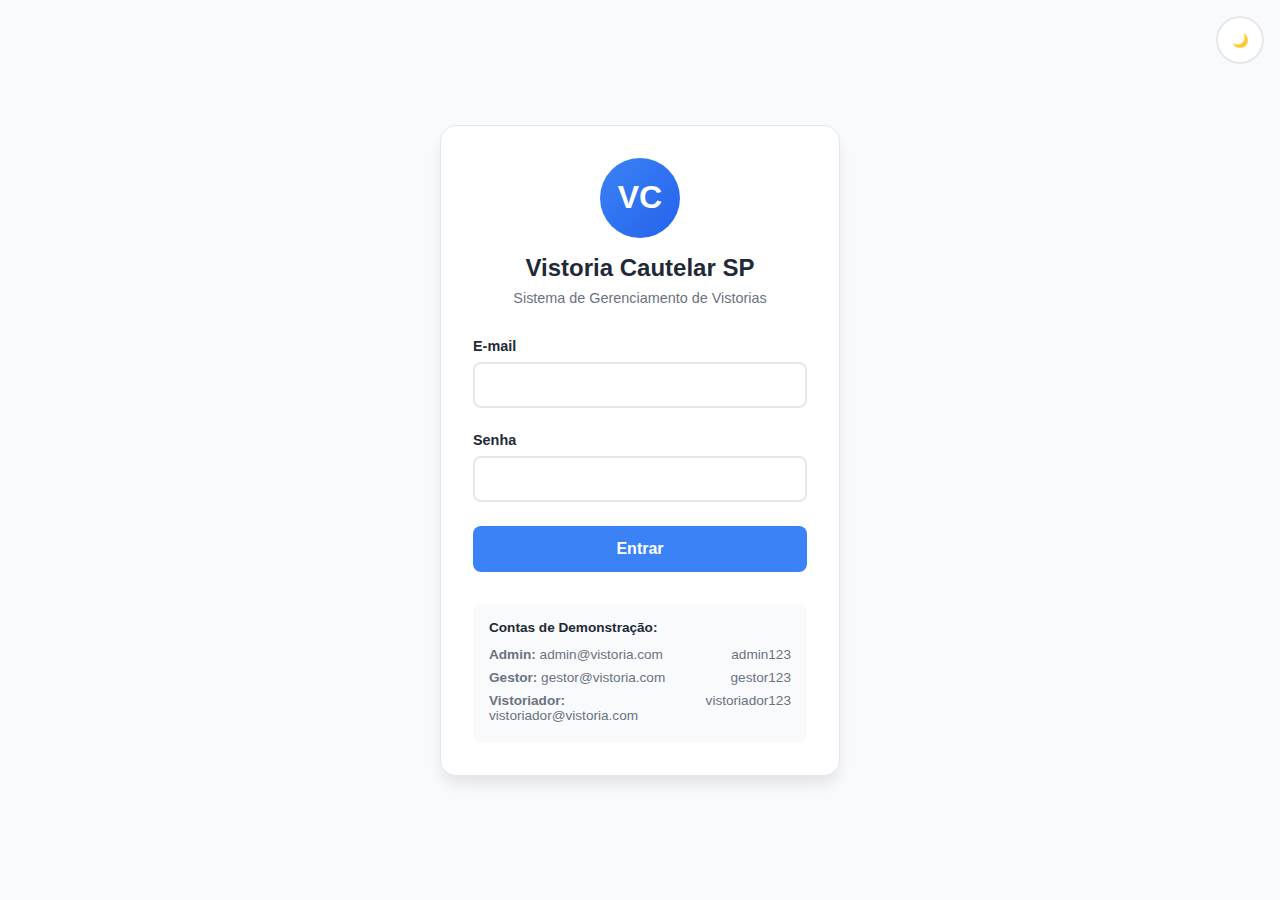
<file: index.html>
<!DOCTYPE html>
<html lang="pt-BR">
<head>
    <meta charset="UTF-8">
    <meta name="viewport" content="width=device-width, initial-scale=1.0">
    <title>Vistoria Cautelar SP - Login</title>
    <link rel="stylesheet" href="assets/css/index.css">
    
</head>
<body>
    <button class="theme-toggle" onclick="toggleTheme()" aria-label="Alternar tema">
        <span id="theme-icon">🌙</span>
    </button>

    <div class="login-container">
        <div class="header">
            <div class="logo">VC</div>
            <h1 class="company-name">Vistoria Cautelar SP</h1>
            <p class="subtitle">Sistema de Gerenciamento de Vistorias</p>
        </div>

        <div id="alert-container"></div>

        <form id="loginForm">
            <div class="form-group">
                <label for="email">E-mail</label>
                <input type="email" id="email" name="email" required>
            </div>

            <div class="form-group">
                <label for="password">Senha</label>
                <input type="password" id="password" name="password" required>
            </div>

            <button type="submit" class="login-btn" id="loginBtn">
                Entrar
            </button>
        </form>

        <div class="demo-credentials">
            <div class="demo-title">Contas de Demonstração:</div>
            <div class="credential-item">
                <span><strong>Admin:</strong> admin@vistoria.com</span>
                <span>admin123</span>
            </div>
            <div class="credential-item">
                <span><strong>Gestor:</strong> gestor@vistoria.com</span>
                <span>gestor123</span>
            </div>
            <div class="credential-item">
                <span><strong>Vistoriador:</strong> vistoriador@vistoria.com</span>
                <span>vistoriador123</span>
            </div>
        </div>
    </div>

    <script src="assets/js/index-Script.js">
    </script>
</body>
</html>
</file>
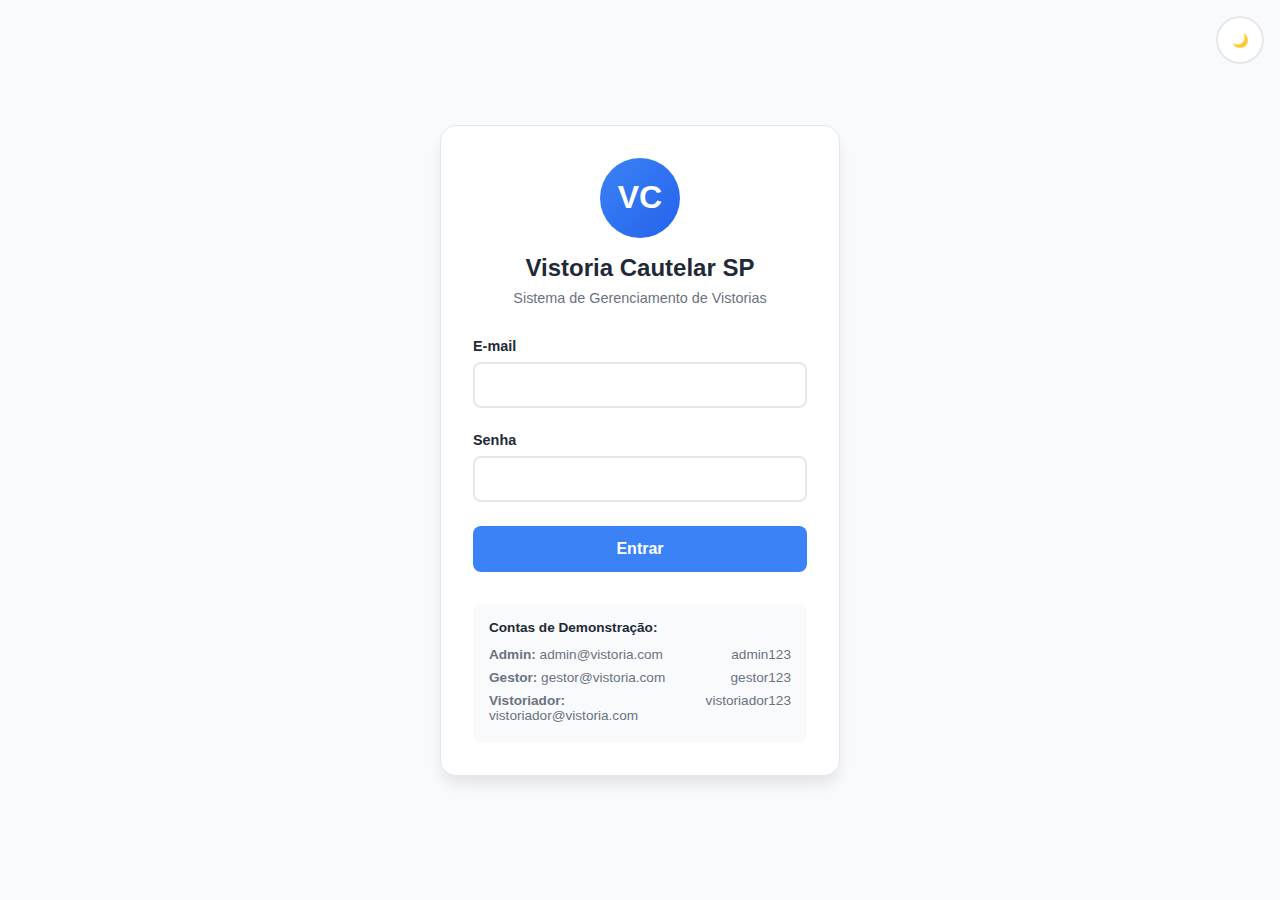
<file: dashboard.html>
<!DOCTYPE html>
<html lang="pt-BR">
<head>
    <meta charset="UTF-8">
    <meta name="viewport" content="width=device-width, initial-scale=1.0">
    <title>Dashboard - Vistoria Cautelar SP</title>
    <link rel="stylesheet" href="assets/css/dashboard.css">

</head>
<body>
    <header class="header">
        <div class="header-content">
            <div class="logo-section">
                <div class="logo">VC</div>
                <div class="company-info">
                    <h1>Vistoria Cautelar SP</h1>
                    <p>Sistema de Gerenciamento de Vistorias</p>
                </div>
            </div>
            
            <div class="header-actions">
                <div class="user-info">
                    <div class="user-avatar" id="userAvatar"></div>
                    <div class="user-details">
                        <h3 id="userName">Usuário</h3>
                        <p id="userProfile">perfil</p>
                    </div>
                </div>
                
                <button class="btn btn-secondary" onclick="toggleTheme()" aria-label="Alternar tema">
                    <span id="theme-icon">🌙</span>
                </button>
                
                <button class="btn btn-danger" onclick="logout()" aria-label="Sair">
                    <span>🚪</span>
                    Sair
                </button>
            </div>
        </div>
    </header>

    <main class="main-content">
        <div id="alertContainer"></div>
        <div id="dashboardContent">
            <!-- Conteúdo será carregado dinamicamente com base no perfil do usuário -->
        </div>
    </main>

    <script>
        // Theme Management
        function initTheme() {
            const savedTheme = localStorage.getItem('theme') || 'light';
            document.documentElement.setAttribute('data-theme', savedTheme);
            updateThemeIcon(savedTheme);
        }

        function toggleTheme() {
            const currentTheme = document.documentElement.getAttribute('data-theme');
            const newTheme = currentTheme === 'dark' ? 'light' : 'dark';
            document.documentElement.setAttribute('data-theme', newTheme);
            localStorage.setItem('theme', newTheme);
            updateThemeIcon(newTheme);
        }

        function updateThemeIcon(theme) {
            const icon = document.getElementById('theme-icon');
            icon.textContent = theme === 'dark' ? '☀️' : '🌙';
        }

        // Session Management
        function checkSession() {
            const session = localStorage.getItem('userSession');
            if (!session) {
                showAlert('error', 'Sessão inválida. Faça login novamente.');
                window.location.href = 'index.html';
                return null;
            }
            try {
                const parsedSession = JSON.parse(session);
                if (!parsedSession.profile || !['admin', 'gestor', 'vistoriador'].includes(parsedSession.profile)) {
                    showAlert('error', 'Perfil inválido. Faça login novamente.');
                    window.location.href = 'index.html';
                    return null;
                }
                return parsedSession;
            } catch (e) {
                console.error('Erro ao parsear sessão:', e);
                showAlert('error', 'Erro na sessão. Faça login novamente.');
                window.location.href = 'index.html';
                return null;
            }
        }

        function showAlert(type, message) {
            const alertContainer = document.getElementById('alertContainer');
            alertContainer.innerHTML = `
                <div class="alert alert-${type}">
                    ${message}
                </div>
            `;
            setTimeout(() => {
                alertContainer.innerHTML = '';
            }, 3000);
        }

        function logout() {
            if (confirm('Deseja realmente sair do sistema?')) {
                localStorage.removeItem('userSession');
                window.location.href = 'index.html';
            }
        }

        // Navigation
        function navigate(url) {
            console.log('Navegando para:', url);
            try {
                window.location.href = url;
            } catch (e) {
                console.error('Erro ao navegar:', e);
                showAlert('error', 'Não foi possível navegar para a página. Verifique se ela existe.');
            }
        }

        // Dashboard Content Templates
        const dashboardTemplates = {
            admin: {
                welcome: {
                    title: 'Painel Administrativo',
                    subtitle: 'Controle total do sistema de vistorias'
                },
                stats: [
                    {
                        title: 'Total de Usuários',
                        value: '24',
                        description: '+3 este mês',
                        icon: '👥',
                        iconBg: '#3b82f6'
                    },
                    {
                        title: 'Vistorias Ativas',
                        value: '142',
                        description: '18 finalizadas hoje',
                        icon: '📋',
                        iconBg: '#10b981'
                    },
                    {
                        title: 'Relatórios Gerados',
                        value: '89',
                        description: 'Este mês',
                        icon: '📊',
                        iconBg: '#f59e0b'
                    },
                    {
                        title: 'Taxa de Conclusão',
                        value: '94%',
                        description: 'Meta: 90%',
                        icon: '🎯',
                        iconBg: '#8b5cf6'
                    }
                ],
                actions: [
                    {
                        title: 'Gerenciar Usuários',
                        description: 'Criar, editar e excluir contas de usuários do sistema',
                        icon: '👤',
                        iconBg: '#3b82f6',
                        action: () => navigate('usuarios.html')
                    },
                    {
                        title: 'Gerenciar Vistorias',
                        description: 'Visualizar, criar e editar todas as vistorias do sistema',
                        icon: '📝',
                        iconBg: '#10b981',
                        action: () => navigate('gerenciar-vistorias.html')
                    },
                    {
                        title: 'Relatórios Gerenciais',
                        description: 'Acessar relatórios completos e análises do sistema',
                        icon: '📈',
                        iconBg: '#f59e0b',
                        action: () => navigate('relatorios-gerenciais.html')
                    },
                    {
                        title: 'Relatórios Financeiros',
                        description: 'Acessar relatórios financeiros do sistema',
                        icon: '💰',
                        iconBg: '#8b5cf6',
                        action: () => navigate('relatorios-financeiros.html')
                    },
                    {
                        title: 'Relatórios de Vistorias',
                        description: 'Acessar relatórios detalhados de vistorias',
                        icon: '🔍',
                        iconBg: '#ef4444',
                        action: () => navigate('relatorios-vistorias.html')
                    },
                    {
                        title: 'Configurações do Sistema',
                        description: 'Configurar parâmetros globais e realizar backups',
                        icon: '⚙️',
                        iconBg: '#8b5cf6',
                        action: () => navigate('gestao-sistema.html')
                    },
                    {
                        title: 'Configurações',
                        description: 'Ajustar preferências do usuário',
                        icon: '🔧',
                        iconBg: '#6b7280',
                        action: () => navigate('configuracoes.html')
                    }
                ]
            },
            gestor: {
                welcome: {
                    title: 'Painel do Gestor',
                    subtitle: 'Gerencie vistorias e acompanhe o desempenho da equipe'
                },
                stats: [
                    {
                        title: 'Vistorias Pendentes',
                        value: '28',
                        description: '5 vencendo hoje',
                        icon: '⏰',
                        iconBg: '#f59e0b'
                    },
                    {
                        title: 'Vistorias em Andamento',
                        value: '45',
                        description: '12 aguardando aprovação',
                        icon: '🔄',
                        iconBg: '#3b82f6'
                    },
                    {
                        title: 'Vistorias Concluídas',
                        value: '320',
                        description: 'Este mês',
                        icon: '✅',
                        iconBg: '#10b981'
                    },
                    {
                        title: 'Média de Tempo',
                        value: '2.5 dias',
                        description: 'Por vistoria',
                        icon: '⏳',
                        iconBg: '#8b5cf6'
                    }
                ],
                actions: [
                    {
                        title: 'Acompanhar Vistorias',
                        description: 'Visualizar e gerenciar vistorias em andamento',
                        icon: '📋',
                        iconBg: '#3b82f6',
                        action: () => navigate('gerenciar-vistorias.html')
                    },
                    {
                        title: 'Atribuir Vistorias',
                        description: 'Designar vistorias para membros da equipe',
                        icon: '👥',
                        iconBg: '#10b981',
                        action: () => navigate('atribuicao-vistorias.html')
                    },
                    {
                        title: 'Relatórios de Vistorias',
                        description: 'Acessar relatórios detalhados de vistorias',
                        icon: '🔍',
                        iconBg: '#ef4444',
                        action: () => navigate('relatorios-vistorias.html')
                    },
                    {
                        title: 'Relatórios Financeiros',
                        description: 'Acessar relatórios financeiros do sistema',
                        icon: '💰',
                        iconBg: '#f59e0b',
                        action: () => navigate('relatorios-financeiros.html')
                    },
                    {
                        title: 'Configurações',
                        description: 'Ajustar preferências do usuário',
                        icon: '🔧',
                        iconBg: '#6b7280',
                        action: () => navigate('configuracoes.html')
                    }
                ]
            },
            vistoriador: {
                welcome: {
                    title: 'Painel do Vistoriador',
                    subtitle: 'Gerencie suas vistorias atribuídas'
                },
                stats: [
                    {
                        title: 'Vistorias Atribuídas',
                        value: '15',
                        description: '3 vencendo hoje',
                        icon: '📋',
                        iconBg: '#3b82f6'
                    },
                    {
                        title: 'Vistorias Concluídas',
                        value: '42',
                        description: 'Este mês',
                        icon: '✅',
                        iconBg: '#10b981'
                    }
                ],
                actions: [
                    {
                        title: 'Minhas Vistorias',
                        description: 'Visualizar e gerenciar suas vistorias atribuídas',
                        icon: '📋',
                        iconBg: '#3b82f6',
                        action: () => navigate('detalhesvistoria.html')
                    },
                    {
                        title: 'Configurações',
                        description: 'Ajustar preferências do usuário',
                        icon: '🔧',
                        iconBg: '#6b7280',
                        action: () => navigate('configuracoes.html')
                    }
                ]
            }
        };

        // Load Dashboard Content
        function loadDashboard(user) {
            const dashboardContent = document.getElementById('dashboardContent');
            const template = dashboardTemplates[user.profile] || null;

            if (!template) {
                dashboardContent.innerHTML = `
                    <div class="restricted-message">
                        <div class="restricted-icon">🔒</div>
                        <h2>Acesso Restrito</h2>
                        <p>Seu perfil não tem acesso a este painel. Entre em contato com o administrador.</p>
                    </div>
                `;
                return;
            }

            dashboardContent.innerHTML = `
                <div class="welcome-section">
                    <h2 class="welcome-title">${template.welcome.title}</h2>
                    <p class="welcome-subtitle">${template.welcome.subtitle}</p>
                </div>
                <div class="stats-grid">
                    ${template.stats.map(stat => `
                        <div class="stat-card">
                            <div class="stat-header">
                                <h3 class="stat-title">${stat.title}</h3>
                                <div class="stat-icon" style="background: ${stat.iconBg};">${stat.icon}</div>
                            </div>
                            <div class="stat-value">${stat.value}</div>
                            <div class="stat-description">${stat.description}</div>
                        </div>
                    `).join('')}
                </div>
                <div class="actions-grid">
                    ${template.actions.map(action => `
                        <div class="action-card">
                            <div class="action-header">
                                <div class="action-icon" style="background: ${action.iconBg};">${action.icon}</div>
                                <h3 class="action-title">${action.title}</h3>
                            </div>
                            <p class="action-description">${action.description}</p>
                            <button class="action-button" onclick="(${action.action})()">${action.title}</button>
                        </div>
                    `).join('')}
                </div>
            `;
        }

        // Initialize Dashboard
        document.addEventListener('DOMContentLoaded', () => {
            initTheme();
            const user = checkSession();
            if (user) {
                // Update user info
                document.getElementById('userName').textContent = user.name || 'Usuário';
                document.getElementById('userProfile').textContent = user.profile || 'perfil';
                document.getElementById('userAvatar').textContent = (user.name || 'U')[0].toUpperCase();
                loadDashboard(user);
            }
        });
    </script>
</body>
</html>
</file>
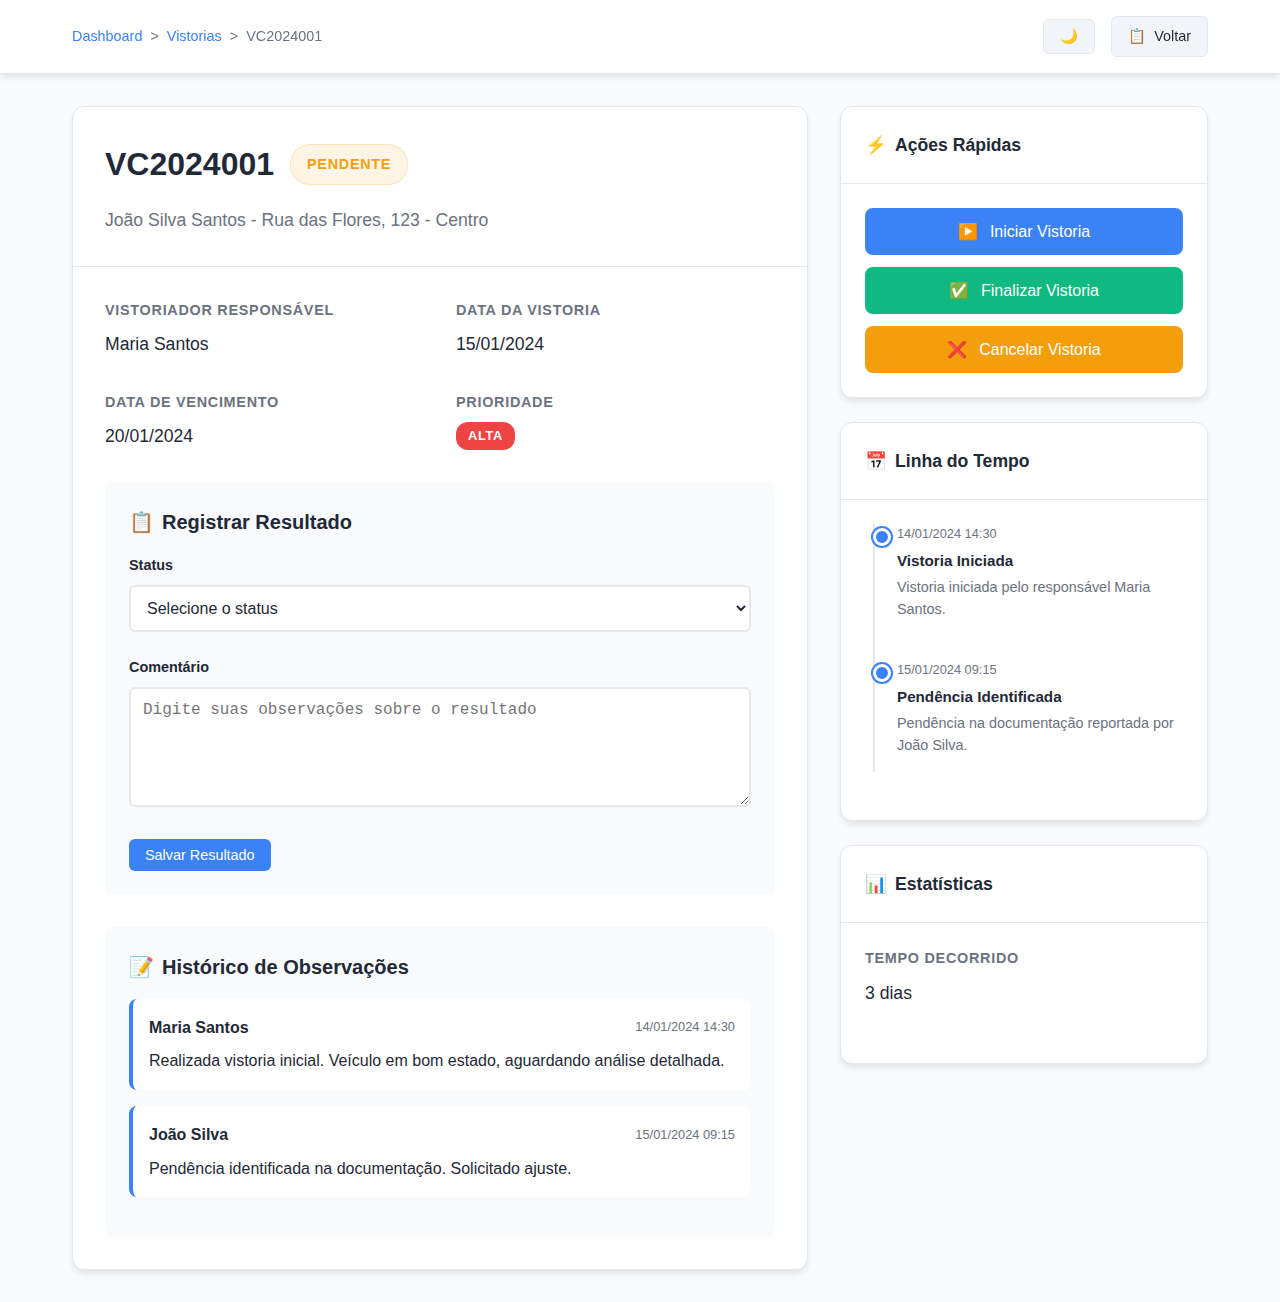
<file: detalhesvistoria.html>
<!DOCTYPE html>
<html lang="pt-BR">
<head>
    <meta charset="UTF-8">
    <meta name="viewport" content="width=device-width, initial-scale=1.0">
    <title>Vistoria - Vistoria Cautelar SP</title>
    <link rel="stylesheet" href="assets/css/detalhesvistoria.css">
 
</head>
<body>
    <header class="header">
        <div class="header-content">
            <div class="breadcrumb">
                <a href="#dashboard">Dashboard</a>
                <span>></span>
                <a href="#vistoria.html">Vistorias</a>
                <span>></span>
                <span id="currentProtocol">VC2024001</span>
            </div>
            
            <div class="header-actions">
                <button class="btn btn-secondary" onclick="toggleTheme()">
                    <span id="theme-icon">🌙</span>
                </button>
                
                <a href="dashboard.html" class="btn btn-secondary">
                    <span>📋</span>
                    Voltar
                </a>
            </div>
        </div>
    </header>

    <main class="main-content">
        <div class="vistoria-details">
            <div class="details-header">
                <div class="protocol-title">
                    <span class="protocol-number" id="protocolNumber">VC2024001</span>
                    <span class="status-badge status-pendente" id="statusBadge">Pendente</span>
                </div>
                <div class="client-info" id="clientInfo">
                    João Silva Santos - Rua das Flores, 123 - Centro
                </div>
            </div>

            <div class="details-content">
                <div class="info-grid">
                    <div class="info-item">
                        <span class="info-label">Vistoriador Responsável</span>
                        <span class="info-value" id="vistoriadorName">Maria Santos</span>
                    </div>
                    <div class="info-item">
                        <span class="info-label">Data da Vistoria</span>
                        <span class="info-value" id="vistoriaDate">15/01/2024</span>
                    </div>
                    <div class="info-item">
                        <span class="info-label">Data de Vencimento</span>
                        <span class="info-value" id="vencimentoDate">20/01/2024</span>
                    </div>
                    <div class="info-item">
                        <span class="info-label">Prioridade</span>
                        <span class="priority-badge priority-alta" id="priorityBadge">Alta</span>
                    </div>
                </div>

                <div id="alertContainer"></div>

                <div id="resultSection">
                    <div class="result-form">
                        <h3 class="section-title">
                            <span>📋</span>
                            Registrar Resultado
                        </h3>
                        <form id="resultForm">
                            <div class="form-group">
                                <label for="resultStatus" class="form-label">Status</label>
                                <select id="resultStatus" class="form-select" required>
                                    <option value="">Selecione o status</option>
                                    <option value="pendente">Pendente</option>
                                    <option value="andamento">Em Andamento</option>
                                    <option value="concluida">Concluída</option>
                                    <option value="cancelada">Cancelada</option>
                                </select>
                            </div>
                            <div class="form-group">
                                <label for="resultComment" class="form-label">Comentário</label>
                                <textarea id="resultComment" class="form-textarea" placeholder="Digite suas observações sobre o resultado" required></textarea>
                            </div>
                            <button type="submit" class="btn btn-primary">Salvar Resultado</button>
                        </form>
                    </div>
                </div>

                <div class="observations-section">
                    <h3 class="section-title">
                        <span>📝</span>
                        Histórico de Observações
                    </h3>
                    <div id="observationsList">
                        <!-- Observações carregadas dinamicamente pelo JavaScript -->
                    </div>
                </div>
            </div>
        </div>

        <div class="sidebar">
            <div class="sidebar-card">
                <div class="card-header">
                    <h3 class="card-title">
                        <span>⚡</span>
                        Ações Rápidas
                    </h3>
                </div>
                <div class="card-content" id="quickActions">
                    <button class="action-button btn-primary" onclick="alert('Iniciando vistoria...')">
                        <span>▶️</span>
                        Iniciar Vistoria
                    </button>
                    <button class="action-button btn-success" onclick="alert('Finalizando vistoria...')">
                        <span>✅</span>
                        Finalizar Vistoria
                    </button>
                    <button class="action-button btn-warning" onclick="alert('Cancelando vistoria...')">
                        <span>❌</span>
                        Cancelar Vistoria
                    </button>
                </div>
            </div>

            <div class="sidebar-card">
                <div class="card-header">
                    <h3 class="card-title">
                        <span>📅</span>
                        Linha do Tempo
                    </h3>
                </div>
                <div class="card-content">
                    <div class="timeline" id="vistoriaTimeline">
                        <!-- Linha do tempo carregada dinamicamente pelo JavaScript -->
                    </div>
                </div>
            </div>

            <div class="sidebar-card">
                <div class="card-header">
                    <h3 class="card-title">
                        <span>📊</span>
                        Estatísticas
                    </h3>
                </div>
                <div class="card-content">
                    <div class="info-grid">
                        <div class="info-item">
                            <span class="info-label">Tempo Decorrido</span>
                            <span class="info-value" id="tempoDecorrido">3 dias</span>
                        </div>
                    </div>
                </div>
            </div>
        </div>
    </main>

    <script>
        // Função para alternar tema claro/escuro
        function toggleTheme() {
            const body = document.body;
            const themeIcon = document.getElementById('theme-icon');
            if (body.getAttribute('data-theme') === 'dark') {
                body.removeAttribute('data-theme');
                themeIcon.textContent = '🌙';
                localStorage.setItem('theme', 'light');
            } else {
                body.setAttribute('data-theme', 'dark');
                themeIcon.textContent = '☀️';
                localStorage.setItem('theme', 'dark');
            }
        }

        // Verifica o tema salvo no localStorage ao carregar a página
        document.addEventListener('DOMContentLoaded', () => {
            const savedTheme = localStorage.getItem('theme');
            if (savedTheme === 'dark') {
                document.body.setAttribute('data-theme', 'dark');
                document.getElementById('theme-icon').textContent = '☀️';
            }

            // Dados fictícios para observações
            const observations = [
                {
                    author: "Maria Santos",
                    date: "14/01/2024 14:30",
                    text: "Realizada vistoria inicial. Veículo em bom estado, aguardando análise detalhada."
                },
                {
                    author: "João Silva",
                    date: "15/01/2024 09:15",
                    text: "Pendência identificada na documentação. Solicitado ajuste."
                }
            ];

            // Carrega observações dinamicamente
            const observationsList = document.getElementById('observationsList');
            observations.forEach(obs => {
                const observationItem = document.createElement('div');
                observationItem.className = 'observation-item';
                observationItem.innerHTML = `
                    <div class="observation-header">
                        <span class="observation-author">${obs.author}</span>
                        <span class="observation-date">${obs.date}</span>
                    </div>
                    <p class="observation-text">${obs.text}</p>
                `;
                observationsList.appendChild(observationItem);
            });

            // Dados fictícios para linha do tempo
            const timelineEvents = [
                {
                    date: "14/01/2024 14:30",
                    title: "Vistoria Iniciada",
                    description: "Vistoria iniciada pelo responsável Maria Santos."
                },
                {
                    date: "15/01/2024 09:15",
                    title: "Pendência Identificada",
                    description: "Pendência na documentação reportada por João Silva."
                }
            ];

            // Carrega linha do tempo dinamicamente
            const timeline = document.getElementById('vistoriaTimeline');
            timelineEvents.forEach(event => {
                const timelineItem = document.createElement('div');
                timelineItem.className = 'timeline-item';
                timelineItem.innerHTML = `
                    <div class="timeline-date">${event.date}</div>
                    <div class="timeline-title">${event.title}</div>
                    <div class="timeline-description">${event.description}</div>
                `;
                timeline.appendChild(timelineItem);
            });

            // Manipulação do formulário de resultado
            const resultForm = document.getElementById('resultForm');
            const alertContainer = document.getElementById('alertContainer');
            const statusBadge = document.getElementById('statusBadge');

            resultForm.addEventListener('submit', (e) => {
                e.preventDefault();
                const status = document.getElementById('resultStatus').value;
                const comment = document.getElementById('resultComment').value;

                if (status && comment) {
                    // Atualiza o status da vistoria
                    statusBadge.textContent = status.charAt(0).toUpperCase() + status.slice(1);
                    statusBadge.className = `status-badge status-${status}`;

                    // Exibe alerta de sucesso
                    alertContainer.innerHTML = `
                        <div class="alert alert-success">
                            Resultado salvo com sucesso!
                        </div>
                    `;

                    // Adiciona nova observação
                    const newObservation = {
                        author: "Sistema",
                        date: new Date().toLocaleString('pt-BR'),
                        text: comment
                    };
                    const observationItem = document.createElement('div');
                    observationItem.className = 'observation-item';
                    observationItem.innerHTML = `
                        <div class="observation-header">
                            <span class="observation-author">${newObservation.author}</span>
                            <span class="observation-date">${newObservation.date}</span>
                        </div>
                        <p class="observation-text">${newObservation.text}</p>
                    `;
                    observationsList.prepend(observationItem);

                    // Adiciona evento à linha do tempo
                    const newTimelineItem = document.createElement('div');
                    newTimelineItem.className = 'timeline-item';
                    newTimelineItem.innerHTML = `
                        <div class="timeline-date">${newObservation.date}</div>
                        <div class="timeline-title">Status Atualizado</div>
                        <div class="timeline-description">Status alterado para "${status}" com comentário: ${comment}</div>
                    `;
                    timeline.prepend(newTimelineItem);

                    // Limpa o formulário
                    resultForm.reset();
                } else {
                    // Exibe alerta de erro
                    alertContainer.innerHTML = `
                        <div class="alert alert-error">
                            Por favor, preencha todos os campos!
                        </div>
                    `;
                }
            });
        });
    </script>
</body>
</html>
</file>
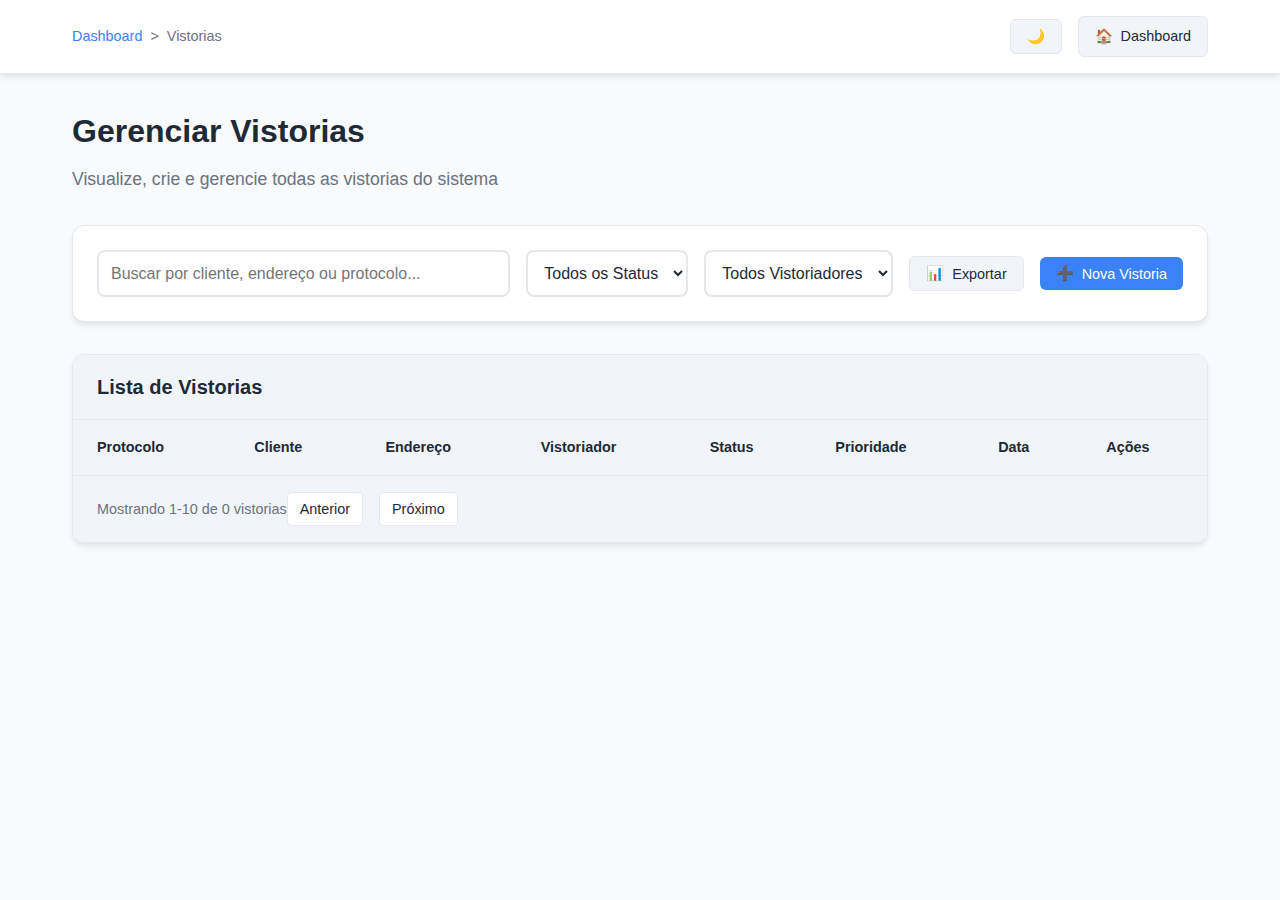
<file: gerenciar-vistorias.html>
<!DOCTYPE html>
<html lang="pt-BR">
<head>
    <meta charset="UTF-8">
    <meta name="viewport" content="width=device-width, initial-scale=1.0">
    <title>Vistorias - Vistoria Cautelar SP</title>
    <link rel="stylesheet" href="assets/css/gerenciar-vistorias.css">

</head>

</head>
<body>
    <header class="header">
        <div class="header-content">
            <div class="breadcrumb">
                <a href="#dashboard">Dashboard</a>
                <span>></span>
                <span>Vistorias</span>
            </div>
            
            <div class="header-actions">
                <button class="btn btn-secondary" onclick="toggleTheme()">
                    <span id="theme-icon">🌙</span>
                </button>
                
                <a href="dashboard.html" class="btn btn-secondary">
                    <span>🏠</span>
                    Dashboard
                </a>
            </div>
        </div>
    </header>

    <main class="main-content">
        <div class="page-header">
            <h1 class="page-title">Gerenciar Vistorias</h1>
            <p class="page-subtitle">Visualize, crie e gerencie todas as vistorias do sistema</p>
        </div>

        <div class="controls-section">
            <div class="controls-grid">
                <div class="search-section">
                    <input type="text" class="search-input" id="searchInput" placeholder="Buscar por cliente, endereço ou protocolo...">
                    <select class="filter-select" id="statusFilter">
                        <option value="">Todos os Status</option>
                        <option value="pendente">Pendente</option>
                        <option value="andamento">Em Andamento</option>
                        <option value="concluida">Concluída</option>
                        <option value="cancelada">Cancelada</option>
                    </select>
                    <select class="filter-select" id="vistoriadorFilter">
                        <option value="">Todos Vistoriadores</option>
                        <option value="maria-santos">Maria Santos</option>
                        <option value="joao-silva">João Silva</option>
                        <option value="ana-costa">Ana Costa</option>
                    </select>
                </div>
                
                <button class="btn btn-secondary" onclick="exportData()">
                    <span>📊</span>
                    Exportar
                </button>
                
                <button class="btn btn-primary" onclick="openCreateModal()" id="createVistoriaBtn">
                    <span>➕</span>
                    Nova Vistoria
                </button>
            </div>
        </div>

        <div class="vistorias-table">
            <div class="table-header">
                <h2 class="table-title">Lista de Vistorias</h2>
            </div>
            
            <div id="tableContainer">
                <table>
                    <thead>
                        <tr>
                            <th>Protocolo</th>
                            <th>Cliente</th>
                            <th>Endereço</th>
                            <th>Vistoriador</th>
                            <th>Status</th>
                            <th>Prioridade</th>
                            <th>Data</th>
                            <th>Ações</th>
                        </tr>
                    </thead>
                    <tbody id="vistoriasTableBody">
                        <!-- Table content will be populated by JavaScript -->
                    </tbody>
                </table>
            </div>

            <div class="pagination">
                <div class="pagination-info">
                    Mostrando <span id="showing">1-10</span> de <span id="total">0</span> vistorias
                </div>
                <div class="pagination-controls">
                    <button class="pagination-btn" onclick="changePage(-1)" id="prevBtn">Anterior</button>
                    <span id="pageNumbers"></span>
                    <button class="pagination-btn" onclick="changePage(1)" id="nextBtn">Próximo</button>
                </div>
            </div>
        </div>
    </main>

    <!-- Modal for Create/Edit -->
    <div class="modal-overlay" id="vistoriaModal">
        <div class="modal">
            <div class="modal-header">
                <h3 class="modal-title" id="modalTitle">Nova Vistoria</h3>
                <button class="modal-close" onclick="closeModal()">&times;</button>
            </div>
            <div id="modalContent">
                <!-- Modal content will be populated by JavaScript -->
            </div>
        </div>
    </div>

    <script>
        // State management
        let currentPage = 1;
        let itemsPerPage = 10;
        let filteredVistorias = [...sampleVistorias];
        let currentUserProfile = localStorage.getItem('userSession') ? JSON.parse(localStorage.getItem('userSession')).profile : 'admin';

        // Theme Management
        function initTheme() {
            const savedTheme = localStorage.getItem('theme') || 'light';
            document.documentElement.setAttribute('data-theme', savedTheme);
            updateThemeIcon(savedTheme);
        }

        function toggleTheme() {
            const currentTheme = document.documentElement.getAttribute('data-theme');
            const newTheme = currentTheme === 'dark' ? 'light' : 'dark';
            document.documentElement.setAttribute('data-theme', newTheme);
            localStorage.setItem('theme', newTheme);
            updateThemeIcon(newTheme);
        }

        function updateThemeIcon(theme) {
            const icon = document.getElementById('theme-icon');
            icon.textContent = theme === 'dark' ? '☀️' : '🌙';
        }

        // Session Management
        function checkSession() {
            const session = localStorage.getItem('userSession');
            if (!session) {
                window.location.href = 'login.html';
                return null;
            }
            return JSON.parse(session);
        }

        // Table Population
        function populateTable() {
            const tbody = document.getElementById('vistoriasTableBody');
            tbody.innerHTML = '';

            const start = (currentPage - 1) * itemsPerPage;
            const end = start + itemsPerPage;
            const paginatedVistorias = filteredVistorias.slice(start, end);

            if (paginatedVistorias.length === 0) {
                tbody.innerHTML = `
                    <tr>
                        <td colspan="8" class="empty-state">
                            <div class="empty-icon">📭</div>
                            <p>Nenhuma vistoria encontrada</p>
                        </td>
                    </tr>
                `;
            } else {
                paginatedVistorias.forEach(vistoria => {
                    const tr = document.createElement('tr');
                    tr.innerHTML = `
                        <td>${vistoria.protocolo}</td>
                        <td>${vistoria.cliente}</td>
                        <td>${vistoria.endereco}</td>
                        <td>${vistoria.vistoriador}</td>
                        <td><span class="status-badge status-${vistoria.status}">${vistoria.status.charAt(0).toUpperCase() + vistoria.status.slice(1)}</span></td>
                        <td><span class="priority-badge priority-${vistoria.prioridade}">${vistoria.prioridade.charAt(0).toUpperCase() + vistoria.prioridade.slice(1)}</span></td>
                        <td>${vistoria.data}</td>
                        <td class="table-actions">
                            <button class="btn-action btn-view" onclick="viewVistoria(${vistoria.id})">Visualizar</button>
                            ${currentUserProfile === 'admin' ? `
                                <button class="btn-action btn-edit" onclick="openEditModal(${vistoria.id})">Editar</button>
                                <button class="btn-action btn-delete" onclick="deleteVistoria(${vistoria.id})">Excluir</button>
                            ` : ''}
                        </td>
                    `;
                    tbody.appendChild(tr);
                });
            }

            updatePagination();
        }

        // Pagination
        function updatePagination() {
            const totalItems = filteredVistorias.length;
            const totalPages = Math.ceil(totalItems / itemsPerPage);
            const showing = document.getElementById('showing');
            const total = document.getElementById('total');
            const prevBtn = document.getElementById('prevBtn');
            const nextBtn = document.getElementById('nextBtn');
            const pageNumbers = document.getElementById('pageNumbers');

            const start = (currentPage - 1) * itemsPerPage + 1;
            const end = Math.min(currentPage * itemsPerPage, totalItems);
            showing.textContent = `${start}-${end}`;
            total.textContent = totalItems;

            prevBtn.disabled = currentPage === 1;
            nextBtn.disabled = currentPage === totalPages;

            pageNumbers.innerHTML = '';
            for (let i = 1; i <= totalPages; i++) {
                const btn = document.createElement('button');
                btn.className = `pagination-btn ${i === currentPage ? 'active' : ''}`;
                btn.textContent = i;
                btn.onclick = () => {
                    currentPage = i;
                    populateTable();
                };
                pageNumbers.appendChild(btn);
            }
        }

        function changePage(direction) {
            const totalPages = Math.ceil(filteredVistorias.length / itemsPerPage);
            currentPage = Math.max(1, Math.min(currentPage + direction, totalPages));
            populateTable();
        }

        // Search and Filter
        function applyFilters() {
            const searchInput = document.getElementById('searchInput').value.toLowerCase();
            const statusFilter = document.getElementById('statusFilter').value;
            const vistoriadorFilter = document.getElementById('vistoriadorFilter').value;

            filteredVistorias = sampleVistorias.filter(vistoria => {
                const matchesSearch = vistoria.cliente.toLowerCase().includes(searchInput) ||
                    vistoria.endereco.toLowerCase().includes(searchInput) ||
                    vistoria.protocolo.toLowerCase().includes(searchInput);
                const matchesStatus = !statusFilter || vistoria.status === statusFilter;
                const matchesVistoriador = !vistoriadorFilter || vistoria.vistoriador.toLowerCase().replace(' ', '-') === vistoriadorFilter;
                return matchesSearch && matchesStatus && matchesVistoriador;
            });

            currentPage = 1;
            populateTable();
        }

        // Modal Management
        function openCreateModal() {
            if (currentUserProfile !== 'admin') {
                alert('Apenas administradores podem criar vistorias.');
                return;
            }

            const modal = document.getElementById('vistoriaModal');
            const modalTitle = document.getElementById('modalTitle');
            const modalContent = document.getElementById('modalContent');

            modalTitle.textContent = 'Nova Vistoria';
            modalContent.innerHTML = `
                <form id="vistoriaForm">
                    <div class="form-group">
                        <label for="protocolo">Protocolo</label>
                        <input type="text" id="protocolo" class="search-input" required>
                    </div>
                    <div class="form-group">
                        <label for="cliente">Cliente</label>
                        <input type="text" id="cliente" class="search-input" required>
                    </div>
                    <div class="form-group">
                        <label for="endereco">Endereço</label>
                        <input type="text" id="endereco" class="search-input" required>
                    </div>
                    <div class="form-group">
                        <label for="vistoriador">Vistoriador</label>
                        <select id="vistoriador" class="filter-select" required>
                            <option value="Maria Santos">Maria Santos</option>
                            <option value="João Silva">João Silva</option>
                            <option value="Ana Costa">Ana Costa</option>
                        </select>
                    </div>
                    <div class="form-group">
                        <label for="status">Status</label>
                        <select id="status" class="filter-select" required>
                            <option value="pendente">Pendente</option>
                            <option value="andamento">Em Andamento</option>
                            <option value="concluida">Concluída</option>
                            <option value="cancelada">Cancelada</option>
                        </select>
                    </div>
                    <div class="form-group">
                        <label for="prioridade">Prioridade</label>
                        <select id="prioridade" class="filter-select" required>
                            <option value="alta">Alta</option>
                            <option value="media">Média</option>
                            <option value="baixa">Baixa</option>
                        </select>
                    </div>
                    <div class="form-group">
                        <label for="data">Data</label>
                        <input type="date" id="data" class="search-input" required>
                    </div>
                    <div class="form-group">
                        <label for="dataVencimento">Data de Vencimento</label>
                        <input type="date" id="dataVencimento" class="search-input" required>
                    </div>
                    <button type="submit" class="btn btn-primary">Salvar</button>
                </form>
            `;
            modal.style.display = 'flex';

            document.getElementById('vistoriaForm').onsubmit = (e) => {
                e.preventDefault();
                const newVistoria = {
                    id: sampleVistorias.length + 1,
                    protocolo: document.getElementById('protocolo').value,
                    cliente: document.getElementById('cliente').value,
                    endereco: document.getElementById('endereco').value,
                    vistoriador: document.getElementById('vistoriador').value,
                    status: document.getElementById('status').value,
                    prioridade: document.getElementById('prioridade').value,
                    data: document.getElementById('data').value,
                    dataVencimento: document.getElementById('dataVencimento').value
                };
                sampleVistorias.push(newVistoria);
                applyFilters();
                closeModal();
                alert('Vistoria criada com sucesso!');
            };
        }

        function openEditModal(id) {
            if (currentUserProfile !== 'admin') {
                alert('Apenas administradores podem editar vistorias.');
                return;
            }

            const vistoria = sampleVistorias.find(v => v.id === id);
            if (!vistoria) return;

            const modal = document.getElementById('vistoriaModal');
            const modalTitle = document.getElementById('modalTitle');
            const modalContent = document.getElementById('modalContent');

            modalTitle.textContent = 'Editar Vistoria';
            modalContent.innerHTML = `
                <form id="vistoriaForm">
                    <input type="hidden" id="id" value="${vistoria.id}">
                    <div class="form-group">
                        <label for="protocolo">Protocolo</label>
                        <input type="text" id="protocolo" class="search-input" value="${vistoria.protocolo}" required>
                    </div>
                    <div class="form-group">
                        <label for="cliente">Cliente</label>
                        <input type="text" id="cliente" class="search-input" value="${vistoria.cliente}" required>
                    </div>
                    <div class="form-group">
                        <label for="endereco">Endereço</label>
                        <input type="text" id="endereco" class="search-input" value="${vistoria.endereco}" required>
                    </div>
                    <div class="form-group">
                        <label for="vistoriador">Vistoriador</label>
                        <select id="vistoriador" class="filter-select" required>
                            <option value="Maria Santos" ${vistoria.vistoriador === 'Maria Santos' ? 'selected' : ''}>Maria Santos</option>
                            <option value="João Silva" ${vistoria.vistoriador === 'João Silva' ? 'selected' : ''}>João Silva</option>
                            <option value="Ana Costa" ${vistoria.vistoriador === 'Ana Costa' ? 'selected' : ''}>Ana Costa</option>
                        </select>
                    </div>
                    <div class="form-group">
                        <label for="status">Status</label>
                        <select id="status" class="filter-select" required>
                            <option value="pendente" ${vistoria.status === 'pendente' ? 'selected' : ''}>Pendente</option>
                            <option value="andamento" ${vistoria.status === 'andamento' ? 'selected' : ''}>Em Andamento</option>
                            <option value="concluida" ${vistoria.status === 'concluida' ? 'selected' : ''}>Concluída</option>
                            <option value="cancelada" ${vistoria.status === 'cancelada' ? 'selected' : ''}>Cancelada</option>
                        </select>
                    </div>
                    <div class="form-group">
                        <label for="prioridade">Prioridade</label>
                        <select id="prioridade" class="filter-select" required>
                            <option value="alta" ${vistoria.prioridade === 'alta' ? 'selected' : ''}>Alta</option>
                            <option value="media" ${vistoria.prioridade === 'media' ? 'selected' : ''}>Média</option>
                            <option value="baixa" ${vistoria.prioridade === 'baixa' ? 'selected' : ''}>Baixa</option>
                        </select>
                    </div>
                    <div class="form-group">
                        <label for="data">Data</label>
                        <input type="date" id="data" class="search-input" value="${vistoria.data}" required>
                    </div>
                    <div class="form-group">
                        <label for="dataVencimento">Data de Vencimento</label>
                        <input type="date" id="dataVencimento" class="search-input" value="${vistoria.dataVencimento}" required>
                    </div>
                    <button type="submit" class="btn btn-primary">Salvar</button>
                </form>
            `;
            modal.style.display = 'flex';

            document.getElementById('vistoriaForm').onsubmit = (e) => {
                e.preventDefault();
                const updatedVistoria = {
                    id: parseInt(document.getElementById('id').value),
                    protocolo: document.getElementById('protocolo').value,
                    cliente: document.getElementById('cliente').value,
                    endereco: document.getElementById('endereco').value,
                    vistoriador: document.getElementById('vistoriador').value,
                    status: document.getElementById('status').value,
                    prioridade: document.getElementById('prioridade').value,
                    data: document.getElementById('data').value,
                    dataVencimento: document.getElementById('dataVencimento').value
                };
                const index = sampleVistorias.findIndex(v => v.id === updatedVistoria.id);
                sampleVistorias[index] = updatedVistoria;
                applyFilters();
                closeModal();
                alert('Vistoria atualizada com sucesso!');
            };
        }

        function closeModal() {
            document.getElementById('vistoriaModal').style.display = 'none';
        }

        function viewVistoria(id) {
            alert(`Visualizando vistoria ID: ${id}`);
            // Em um sistema real, redirecionar para a página de detalhes: window.location.href = `vistoria.html?id=${id}`;
        }

        function deleteVistoria(id) {
            if (currentUserProfile !== 'admin') {
                alert('Apenas administradores podem excluir vistorias.');
                return;
            }

            if (confirm('Deseja realmente excluir esta vistoria?')) {
                sampleVistorias = sampleVistorias.filter(v => v.id !== id);
                applyFilters();
                alert('Vistoria excluída com sucesso!');
            }
        }

        function exportData() {
            const csv = ['Protocolo,Cliente,Endereço,Vistoriador,Status,Prioridade,Data,Data de Vencimento'];
            filteredVistorias.forEach(v => {
                csv.push(`${v.protocolo},${v.cliente},${v.endereco},${v.vistoriador},${v.status},${v.prioridade},${v.data},${v.dataVencimento}`);
            });
            const blob = new Blob([csv.join('\n')], { type: 'text/csv' });
            const url = URL.createObjectURL(blob);
            const a = document.createElement('a');
            a.href = url;
            a.download = 'vistorias.csv';
            a.click();
            URL.revokeObjectURL(url);
        }

        // Initialize
        document.addEventListener('DOMContentLoaded', () => {
            initTheme();
            checkSession();

            // Restrict create button for non-admins
            if (currentUserProfile !== 'admin') {
                document.getElementById('createVistoriaBtn').disabled = true;
                document.getElementById('createVistoriaBtn').style.opacity = '0.5';
                document.getElementById('createVistoriaBtn').style.cursor = 'not-allowed';
            }

            // Event Listeners for Filters
            document.getElementById('searchInput').addEventListener('input', applyFilters);
            document.getElementById('statusFilter').addEventListener('change', applyFilters);
            document.getElementById('vistoriadorFilter').addEventListener('change', applyFilters);

            // Initial Table Population
            applyFilters();
        });
    </script>
</body>
</html>
</file>
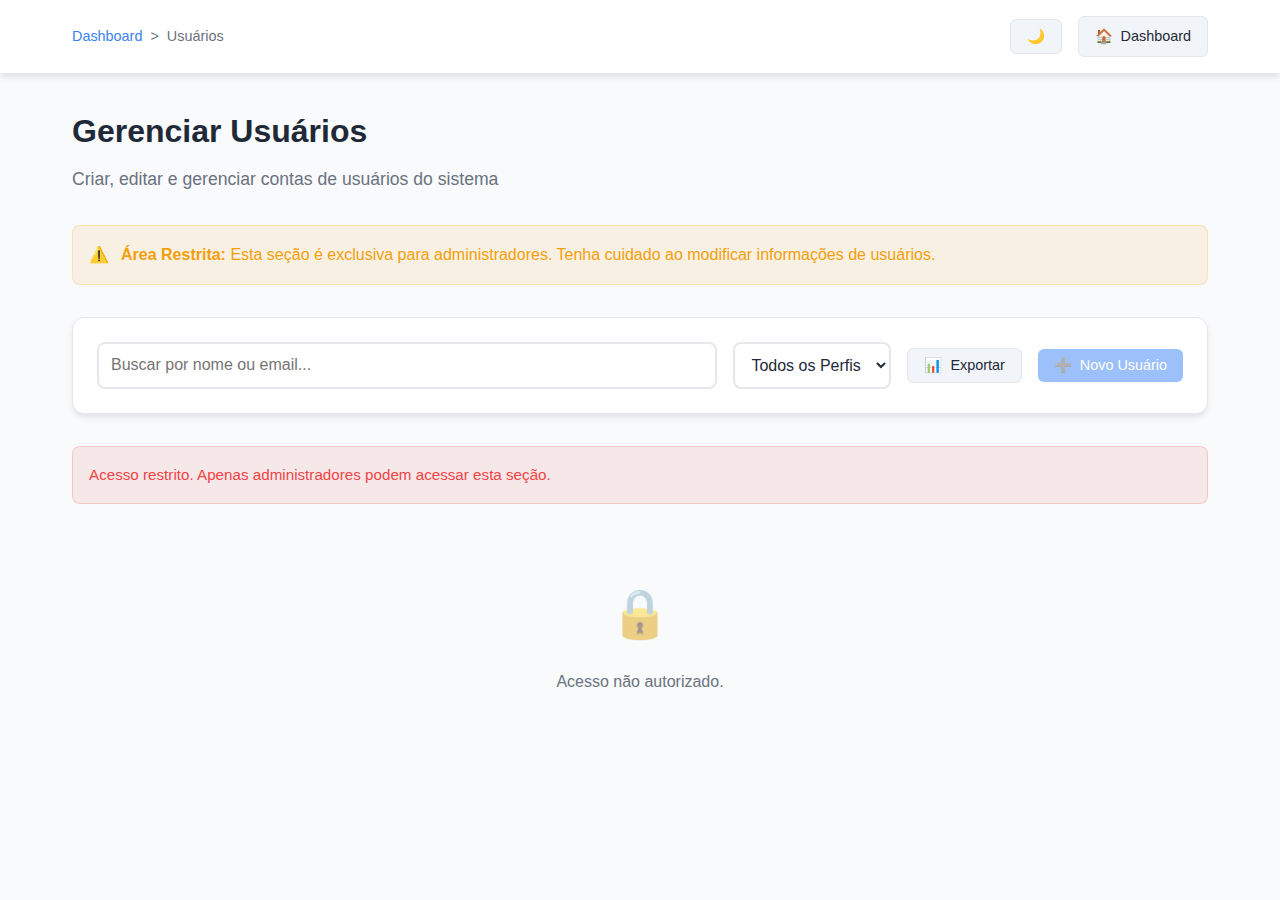
<file: usuarios.html>
<!DOCTYPE html>
<html lang="pt-BR">
<head>
    <meta charset="UTF-8">
    <meta name="viewport" content="width=device-width, initial-scale=1.0">
    <title>Usuários - Vistoria Cautelar SP</title>
    <link rel="stylesheet" href="assets/css/usuarios.css">
    <style>

    </style>
</head>
<header class="header">
        <div class="header-content">
            <div class="breadcrumb">
                <a href="#dashboard">Dashboard</a>
                <span>></span>
                <span>Usuários</span>
            </div>
            
            <div class="header-actions">
                <button class="btn btn-secondary" onclick="toggleTheme()">
                    <span id="theme-icon">🌙</span>
                </button>
                
                <a href="dashboard.html" class="btn btn-secondary">
                    <span>🏠</span>
                    Dashboard
                </a>
            </div>
        </div>
    </header>

    <main class="main-content">
        <div class="page-header">
            <h1 class="page-title">Gerenciar Usuários</h1>
            <p class="page-subtitle">Criar, editar e gerenciar contas de usuários do sistema</p>
        </div>

        <div class="admin-warning">
            <span>⚠️</span>
            <div>
                <strong>Área Restrita:</strong> Esta seção é exclusiva para administradores. 
                Tenha cuidado ao modificar informações de usuários.
            </div>
        </div>

        <div class="controls-section">
            <div class="controls-grid">
                <div class="search-section">
                    <input type="text" class="search-input" id="searchInput" placeholder="Buscar por nome ou email...">
                    <select class="filter-select" id="profileFilter">
                        <option value="">Todos os Perfis</option>
                        <option value="admin">Administrador</option>
                        <option value="gestor">Gestor</option>
                        <option value="vistoriador">Vistoriador</option>
                    </select>
                </div>
                
                <button class="btn btn-secondary" onclick="exportUsers()">
                    <span>📊</span>
                    Exportar
                </button>
                
                <button class="btn btn-primary" onclick="openCreateModal()" id="createUserBtn">
                    <span>➕</span>
                    Novo Usuário
                </button>
            </div>
        </div>

        <div id="alertContainer"></div>

        <div id="usersContainer">
            <div class="users-grid" id="usersGrid">
                <!-- Users will be loaded dynamically -->
            </div>
        </div>
    </main>

    <!-- Modal for Create/Edit User -->
    <div class="modal-overlay" id="userModal">
        <div class="modal">
            <div class="modal-header">
                <h3 class="modal-title" id="modalTitle">Novo Usuário</h3>
                <button class="modal-close" onclick="closeModal()">&times;</button>
            </div>
            <div id="modalContent">
                <!-- Modal content will be populated by JavaScript -->
            </div>
        </div>
    </div>

    <script>
        // Sample users data (completed)
        const sampleUsers = [
            {
                id: 1,
                name: 'Administrador Sistema',
                email: 'admin@vistoria.com',
                profile: 'admin',
                active: true,
                createdAt: '2024-01-01',
                lastLogin: '2025-09-24',
                vistorias: 0
            },
            {
                id: 2,
                name: 'Maria Santos',
                email: 'maria.santos@vistoria.com',
                profile: 'gestor',
                active: true,
                createdAt: '2024-02-15',
                lastLogin: '2025-09-23',
                vistorias: 45
            },
            {
                id: 3,
                name: 'João Silva',
                email: 'joao.silva@vistoria.com',
                profile: 'vistoriador',
                active: true,
                createdAt: '2024-03-10',
                lastLogin: '2025-09-22',
                vistorias: 120
            },
            {
                id: 4,
                name: 'Ana Costa',
                email: 'ana.costa@vistoria.com',
                profile: 'vistoriador',
                active: false,
                createdAt: '2024-04-05',
                lastLogin: '2025-08-15',
                vistorias: 30
            }
        ];

        // State management
        let filteredUsers = [...sampleUsers];
        let currentUserProfile = localStorage.getItem('userSession') ? JSON.parse(localStorage.getItem('userSession')).profile : 'admin';

        // Theme Management
        function initTheme() {
            const savedTheme = localStorage.getItem('theme') || 'light';
            document.documentElement.setAttribute('data-theme', savedTheme);
            updateThemeIcon(savedTheme);
        }

        function toggleTheme() {
            const currentTheme = document.documentElement.getAttribute('data-theme');
            const newTheme = currentTheme === 'dark' ? 'light' : 'dark';
            document.documentElement.setAttribute('data-theme', newTheme);
            localStorage.setItem('theme', newTheme);
            updateThemeIcon(newTheme);
        }

        function updateThemeIcon(theme) {
            const icon = document.getElementById('theme-icon');
            icon.textContent = theme === 'dark' ? '☀️' : '🌙';
        }

        // Session Management
        function checkSession() {
            const session = localStorage.getItem('userSession');
            if (!session || JSON.parse(session).profile !== 'admin') {
                document.getElementById('alertContainer').innerHTML = `
                    <div class="alert alert-error">
                        Acesso restrito. Apenas administradores podem acessar esta seção.
                    </div>
                `;
                document.getElementById('usersContainer').innerHTML = `
                    <div class="empty-state">
                        <div class="empty-icon">🔒</div>
                        <p>Acesso não autorizado.</p>
                    </div>
                `;
                document.getElementById('createUserBtn').disabled = true;
                document.getElementById('createUserBtn').style.opacity = '0.5';
                document.getElementById('createUserBtn').style.cursor = 'not-allowed';
                return false;
            }
            return true;
        }

        // Populate Users Grid
        function populateUsers() {
            const usersGrid = document.getElementById('usersGrid');
            usersGrid.innerHTML = '';

            if (filteredUsers.length === 0) {
                usersGrid.innerHTML = `
                    <div class="empty-state">
                        <div class="empty-icon">📭</div>
                        <p>Nenhum usuário encontrado</p>
                    </div>
                `;
                return;
            }

            filteredUsers.forEach(user => {
                const userCard = document.createElement('div');
                userCard.className = 'user-card';
                userCard.innerHTML = `
                    <div class="user-header">
                        <div class="user-avatar" style="background: ${
                            user.profile === 'admin' ? '#ef4444' :
                            user.profile === 'gestor' ? '#3b82f6' : '#10b981'
                        }">${user.name[0].toUpperCase()}</div>
                        <div class="user-info">
                            <h3>${user.name}</h3>
                            <p>${user.email}</p>
                        </div>
                    </div>
                    <span class="user-profile profile-${user.profile}">${user.profile.charAt(0).toUpperCase() + user.profile.slice(1)}</span>
                    <div class="user-stats">
                        <div class="stat-item">
                            <div class="stat-value">${user.vistorias}</div>
                            <div class="stat-label">Vistorias</div>
                        </div>
                        <div class="stat-item">
                            <div class="stat-value">${user.active ? 'Ativo' : 'Inativo'}</div>
                            <div class="stat-label">Status</div>
                        </div>
                    </div>
                    <div class="user-actions">
                        <button class="btn-action btn-edit" onclick="openEditModal(${user.id})">Editar</button>
                        <button class="btn-action btn-delete" onclick="deleteUser(${user.id})">Excluir</button>
                    </div>
                `;
                usersGrid.appendChild(userCard);
            });
        }

        // Search and Filter
        function applyFilters() {
            const searchInput = document.getElementById('searchInput').value.toLowerCase();
            const profileFilter = document.getElementById('profileFilter').value;

            filteredUsers = sampleUsers.filter(user => {
                const matchesSearch = user.name.toLowerCase().includes(searchInput) ||
                    user.email.toLowerCase().includes(searchInput);
                const matchesProfile = !profileFilter || user.profile === profileFilter;
                return matchesSearch && matchesProfile;
            });

            populateUsers();
        }

        // Modal Management
        function openCreateModal() {
            if (!checkSession()) return;

            const modal = document.getElementById('userModal');
            const modalTitle = document.getElementById('modalTitle');
            const modalContent = document.getElementById('modalContent');

            modalTitle.textContent = 'Novo Usuário';
            modalContent.innerHTML = `
                <form id="userForm">
                    <div class="form-group">
                        <label class="form-label" for="name">Nome</label>
                        <input type="text" id="name" class="form-input" required>
                    </div>
                    <div class="form-group">
                        <label class="form-label" for="email">Email</label>
                        <input type="email" id="email" class="form-input" required>
                    </div>
                    <div class="form-group">
                        <label class="form-label" for="profile">Perfil</label>
                        <select id="profile" class="form-select" required>
                            <option value="admin">Administrador</option>
                            <option value="gestor">Gestor</option>
                            <option value="vistoriador">Vistoriador</option>
                        </select>
                    </div>
                    <div class="form-group">
                        <label class="form-label" for="active">Status</label>
                        <select id="active" class="form-select" required>
                            <option value="true">Ativo</option>
                            <option value="false">Inativo</option>
                        </select>
                    </div>
                    <button type="submit" class="btn btn-primary">Salvar</button>
                </form>
            `;
            modal.style.display = 'flex';

            document.getElementById('userForm').onsubmit = (e) => {
                e.preventDefault();
                const newUser = {
                    id: sampleUsers.length + 1,
                    name: document.getElementById('name').value,
                    email: document.getElementById('email').value,
                    profile: document.getElementById('profile').value,
                    active: document.getElementById('active').value === 'true',
                    createdAt: new Date().toISOString().split('T')[0],
                    lastLogin: '-',
                    vistorias: 0
                };
                sampleUsers.push(newUser);
                applyFilters();
                closeModal();
                showAlert('success', 'Usuário criado com sucesso!');
            };
        }

        function openEditModal(id) {
            if (!checkSession()) return;

            const user = sampleUsers.find(u => u.id === id);
            if (!user) return;

            const modal = document.getElementById('userModal');
            const modalTitle = document.getElementById('modalTitle');
            const modalContent = document.getElementById('modalContent');

            modalTitle.textContent = 'Editar Usuário';
            modalContent.innerHTML = `
                <form id="userForm">
                    <input type="hidden" id="id" value="${user.id}">
                    <div class="form-group">
                        <label class="form-label" for="name">Nome</label>
                        <input type="text" id="name" class="form-input" value="${user.name}" required>
                    </div>
                    <div class="form-group">
                        <label class="form-label" for="email">Email</label>
                        <input type="email" id="email" class="form-input" value="${user.email}" required>
                    </div>
                    <div class="form-group">
                        <label class="form-label" for="profile">Perfil</label>
                        <select id="profile" class="form-select" required>
                            <option value="admin" ${user.profile === 'admin' ? 'selected' : ''}>Administrador</option>
                            <option value="gestor" ${user.profile === 'gestor' ? 'selected' : ''}>Gestor</option>
                            <option value="vistoriador" ${user.profile === 'vistoriador' ? 'selected' : ''}>Vistoriador</option>
                        </select>
                    </div>
                    <div class="form-group">
                        <label class="form-label" for="active">Status</label>
                        <select id="active" class="form-select" required>
                            <option value="true" ${user.active ? 'selected' : ''}>Ativo</option>
                            <option value="false" ${!user.active ? 'selected' : ''}>Inativo</option>
                        </select>
                    </div>
                    <button type="submit" class="btn btn-primary">Salvar</button>
                </form>
            `;
            modal.style.display = 'flex';

            document.getElementById('userForm').onsubmit = (e) => {
                e.preventDefault();
                const updatedUser = {
                    id: parseInt(document.getElementById('id').value),
                    name: document.getElementById('name').value,
                    email: document.getElementById('email').value,
                    profile: document.getElementById('profile').value,
                    active: document.getElementById('active').value === 'true',
                    createdAt: user.createdAt,
                    lastLogin: user.lastLogin,
                    vistorias: user.vistorias
                };
                const index = sampleUsers.findIndex(u => u.id === updatedUser.id);
                sampleUsers[index] = updatedUser;
                applyFilters();
                closeModal();
                showAlert('success', 'Usuário atualizado com sucesso!');
            };
        }

        function closeModal() {
            document.getElementById('userModal').style.display = 'none';
        }

        function deleteUser(id) {
            if (!checkSession()) return;

            if (confirm('Deseja realmente excluir este usuário?')) {
                sampleUsers = sampleUsers.filter(u => u.id !== id);
                applyFilters();
                showAlert('success', 'Usuário excluído com sucesso!');
            }
        }

        function exportUsers() {
            if (!checkSession()) return;

            const csv = ['ID,Nome,Email,Perfil,Status,Criado em,Último Login,Vistorias'];
            filteredUsers.forEach(user => {
                csv.push(`${user.id},${user.name},${user.email},${user.profile},${user.active ? 'Ativo' : 'Inativo'},${user.createdAt},${user.lastLogin},${user.vistorias}`);
            });
            const blob = new Blob([csv.join('\n')], { type: 'text/csv' });
            const url = URL.createObjectURL(blob);
            const a = document.createElement('a');
            a.href = url;
            a.download = 'usuarios.csv';
            a.click();
            URL.revokeObjectURL(url);
        }

        function showAlert(type, message) {
            const alertContainer = document.getElementById('alertContainer');
            alertContainer.innerHTML = `
                <div class="alert alert-${type}">
                    ${message}
                </div>
            `;
            setTimeout(() => {
                alertContainer.innerHTML = '';
            }, 3000);
        }

        // Initialize
        document.addEventListener('DOMContentLoaded', () => {
            initTheme();
            if (checkSession()) {
                document.getElementById('searchInput').addEventListener('input', applyFilters);
                document.getElementById('profileFilter').addEventListener('change', applyFilters);
                applyFilters();
            }
        });
    </script>
</body>
</html>
</file>
<file: assets/css/index.css>
* {
            margin: 0;
            padding: 0;
            box-sizing: border-box;
        }

        :root {
            --bg-primary: #ffffff;
            --bg-secondary: #f8fafc;
            --text-primary: #1f2937;
            --text-secondary: #6b7280;
            --border-color: #e5e7eb;
            --accent-color: #3b82f6;
            --accent-hover: #2563eb;
            --success-color: #10b981;
            --error-color: #ef4444;
            --shadow: 0 10px 15px -3px rgba(0, 0, 0, 0.1);
        }

        [data-theme="dark"] {
            --bg-primary: #111827;
            --bg-secondary: #1f2937;
            --text-primary: #f9fafb;
            --text-secondary: #d1d5db;
            --border-color: #374151;
            --accent-color: #60a5fa;
            --accent-hover: #3b82f6;
            --shadow: 0 10px 15px -3px rgba(0, 0, 0, 0.3);
        }

        body {
            font-family: 'Segoe UI', Tahoma, Geneva, Verdana, sans-serif;
            background: var(--bg-secondary);
            color: var(--text-primary);
            min-height: 100vh;
            display: flex;
            align-items: center;
            justify-content: center;
            transition: all 0.3s ease;
        }

        .login-container {
            background: var(--bg-primary);
            border-radius: 16px;
            box-shadow: var(--shadow);
            padding: 2rem;
            width: 100%;
            max-width: 400px;
            border: 1px solid var(--border-color);
        }

        .header {
            text-align: center;
            margin-bottom: 2rem;
        }

        .logo {
            width: 80px;
            height: 80px;
            background: linear-gradient(135deg, var(--accent-color), var(--accent-hover));
            border-radius: 50%;
            margin: 0 auto 1rem;
            display: flex;
            align-items: center;
            justify-content: center;
            color: white;
            font-size: 2rem;
            font-weight: bold;
        }

        .company-name {
            font-size: 1.5rem;
            font-weight: 700;
            color: var(--text-primary);
            margin-bottom: 0.5rem;
        }

        .subtitle {
            color: var(--text-secondary);
            font-size: 0.9rem;
        }

        .form-group {
            margin-bottom: 1.5rem;
        }

        label {
            display: block;
            color: var(--text-primary);
            font-weight: 600;
            margin-bottom: 0.5rem;
            font-size: 0.9rem;
        }

        input {
            width: 100%;
            padding: 0.75rem;
            border: 2px solid var(--border-color);
            border-radius: 8px;
            font-size: 1rem;
            background: var(--bg-primary);
            color: var(--text-primary);
            transition: border-color 0.3s ease;
        }

        input:focus {
            outline: none;
            border-color: var(--accent-color);
        }

        .login-btn {
            width: 100%;
            background: var(--accent-color);
            color: white;
            border: none;
            padding: 0.875rem;
            border-radius: 8px;
            font-size: 1rem;
            font-weight: 600;
            cursor: pointer;
            transition: background-color 0.3s ease;
            margin-bottom: 1rem;
        }

        .login-btn:hover {
            background: var(--accent-hover);
        }

        .login-btn:disabled {
            opacity: 0.6;
            cursor: not-allowed;
        }

        .theme-toggle {
            position: absolute;
            top: 1rem;
            right: 1rem;
            background: var(--bg-primary);
            border: 2px solid var(--border-color);
            border-radius: 50%;
            width: 48px;
            height: 48px;
            display: flex;
            align-items: center;
            justify-content: center;
            cursor: pointer;
            transition: all 0.3s ease;
            color: var(--text-primary);
        }

        .theme-toggle:hover {
            background: var(--accent-color);
            color: white;
            border-color: var(--accent-color);
        }

        .alert {
            padding: 0.75rem;
            border-radius: 6px;
            margin-bottom: 1rem;
            font-size: 0.9rem;
            font-weight: 500;
        }

        .alert-error {
            background: rgba(239, 68, 68, 0.1);
            color: var(--error-color);
            border: 1px solid rgba(239, 68, 68, 0.2);
        }

        .alert-success {
            background: rgba(16, 185, 129, 0.1);
            color: var(--success-color);
            border: 1px solid rgba(16, 185, 129, 0.2);
        }

        .demo-credentials {
            background: var(--bg-secondary);
            border-radius: 8px;
            padding: 1rem;
            margin-top: 1rem;
            font-size: 0.85rem;
        }

        .demo-title {
            font-weight: 600;
            color: var(--text-primary);
            margin-bottom: 0.5rem;
        }

        .credential-item {
            display: flex;
            justify-content: space-between;
            padding: 0.25rem 0;
            color: var(--text-secondary);
        }

        @media (max-width: 480px) {
            .login-container {
                margin: 1rem;
                padding: 1.5rem;
            }
        }
</file>
<file: assets/css/dashboard.css>
* {
            margin: 0;
            padding: 0;
            box-sizing: border-box;
        }

        :root {
            --bg-primary: #ffffff;
            --bg-secondary: #f8fafc;
            --bg-tertiary: #f1f5f9;
            --text-primary: #1f2937;
            --text-secondary: #6b7280;
            --text-muted: #9ca3af;
            --border-color: #e5e7eb;
            --accent-color: #3b82f6;
            --accent-hover: #2563eb;
            --success-color: #10b981;
            --warning-color: #f59e0b;
            --error-color: #ef4444;
            --shadow: 0 4px 6px -1px rgba(0, 0, 0, 0.1);
            --shadow-lg: 0 10px 15px -3px rgba(0, 0, 0, 0.1);
        }

        [data-theme="dark"] {
            --bg-primary: #111827;
            --bg-secondary: #1f2937;
            --bg-tertiary: #374151;
            --text-primary: #f9fafb;
            --text-secondary: #d1d5db;
            --text-muted: #9ca3af;
            --border-color: #374151;
            --accent-color: #60a5fa;
            --accent-hover: #3b82f6;
            --shadow: 0 4px 6px -1px rgba(0, 0, 0, 0.3);
            --shadow-lg: 0 10px 15px -3px rgba(0, 0, 0, 0.3);
        }

        body {
            font-family: 'Segoe UI', Tahoma, Geneva, Verdana, sans-serif;
            background: var(--bg-secondary);
            color: var(--text-primary);
            line-height: 1.6;
            transition: all 0.3s ease;
        }

        .header {
            background: var(--bg-primary);
            border-bottom: 1px solid var(--border-color);
            padding: 1rem 0;
            box-shadow: var(--shadow);
        }

        .header-content {
            max-width: 1200px;
            margin: 0 auto;
            display: flex;
            justify-content: space-between;
            align-items: center;
            padding: 0 2rem;
        }

        .logo-section {
            display: flex;
            align-items: center;
            gap: 1rem;
        }

        .logo {
            width: 48px;
            height: 48px;
            background: linear-gradient(135deg, var(--accent-color), var(--accent-hover));
            border-radius: 8px;
            display: flex;
            align-items: center;
            justify-content: center;
            color: white;
            font-size: 1.25rem;
            font-weight: bold;
        }

        .company-info h1 {
            font-size: 1.5rem;
            color: var(--text-primary);
        }

        .company-info p {
            color: var(--text-secondary);
            font-size: 0.9rem;
        }

        .header-actions {
            display: flex;
            align-items: center;
            gap: 1rem;
        }

        .user-info {
            display: flex;
            align-items: center;
            gap: 0.75rem;
            padding: 0.5rem 1rem;
            background: var(--bg-secondary);
            border-radius: 8px;
            border: 1px solid var(--border-color);
        }

        .user-avatar {
            width: 40px;
            height: 40px;
            background: var(--accent-color);
            border-radius: 50%;
            display: flex;
            align-items: center;
            justify-content: center;
            color: white;
            font-weight: 600;
            font-size: 0.9rem;
        }

        .user-details h3 {
            font-size: 0.9rem;
            color: var(--text-primary);
        }

        .user-details p {
            font-size: 0.8rem;
            color: var(--text-secondary);
            text-transform: capitalize;
        }

        .btn {
            padding: 0.5rem 1rem;
            border-radius: 6px;
            border: none;
            font-size: 0.9rem;
            font-weight: 500;
            cursor: pointer;
            transition: all 0.3s ease;
            text-decoration: none;
            display: inline-flex;
            align-items: center;
            gap: 0.5rem;
        }

        .btn-secondary {
            background: var(--bg-tertiary);
            color: var(--text-primary);
            border: 1px solid var(--border-color);
        }

        .btn-secondary:hover {
            background: var(--border-color);
        }

        .btn-danger {
            background: var(--error-color);
            color: white;
        }

        .btn-danger:hover {
            background: #dc2626;
        }

        .main-content {
            max-width: 1200px;
            margin: 0 auto;
            padding: 2rem;
        }

        .welcome-section {
            background: var(--bg-primary);
            border-radius: 12px;
            padding: 2rem;
            margin-bottom: 2rem;
            box-shadow: var(--shadow);
            border: 1px solid var(--border-color);
        }

        .welcome-title {
            font-size: 2rem;
            color: var(--text-primary);
            margin-bottom: 0.5rem;
        }

        .welcome-subtitle {
            color: var(--text-secondary);
            font-size: 1.1rem;
        }

        .stats-grid {
            display: grid;
            grid-template-columns: repeat(auto-fit, minmax(250px, 1fr));
            gap: 1.5rem;
            margin-bottom: 2rem;
        }

        .stat-card {
            background: var(--bg-primary);
            border-radius: 12px;
            padding: 1.5rem;
            box-shadow: var(--shadow);
            border: 1px solid var(--border-color);
            transition: transform 0.2s ease;
        }

        .stat-card:hover {
            transform: translateY(-2px);
        }

        .stat-header {
            display: flex;
            justify-content: space-between;
            align-items: center;
            margin-bottom: 1rem;
        }

        .stat-title {
            font-size: 0.9rem;
            color: var(--text-secondary);
            font-weight: 500;
        }

        .stat-icon {
            width: 40px;
            height: 40px;
            border-radius: 8px;
            display: flex;
            align-items: center;
            justify-content: center;
            font-size: 1.25rem;
        }

        .stat-value {
            font-size: 2rem;
            font-weight: 700;
            color: var(--text-primary);
            margin-bottom: 0.5rem;
        }

        .stat-description {
            font-size: 0.85rem;
            color: var(--text-muted);
        }

        .actions-grid {
            display: grid;
            grid-template-columns: repeat(auto-fit, minmax(300px, 1fr));
            gap: 1.5rem;
        }

        .action-card {
            background: var(--bg-primary);
            border-radius: 12px;
            padding: 1.5rem;
            box-shadow: var(--shadow);
            border: 1px solid var(--border-color);
            transition: all 0.2s ease;
        }

        .action-card:hover {
            transform: translateY(-2px);
            box-shadow: var(--shadow-lg);
        }

        .action-header {
            display: flex;
            align-items: center;
            gap: 1rem;
            margin-bottom: 1rem;
        }

        .action-icon {
            width: 48px;
            height: 48px;
            border-radius: 10px;
            display: flex;
            align-items: center;
            justify-content: center;
            font-size: 1.5rem;
        }

        .action-title {
            font-size: 1.25rem;
            font-weight: 600;
            color: var(--text-primary);
        }

        .action-description {
            color: var(--text-secondary);
            margin-bottom: 1.5rem;
            font-size: 0.95rem;
        }

        .action-button {
            width: 100%;
            padding: 0.75rem;
            background: var(--accent-color);
            color: white;
            border: none;
            border-radius: 8px;
            font-size: 1rem;
            font-weight: 500;
            cursor: pointer;
            transition: background-color 0.3s ease;
        }

        .action-button:hover {
            background: var(--accent-hover);
        }

        .restricted-message {
            background: var(--bg-primary);
            border-radius: 12px;
            padding: 2rem;
            text-align: center;
            box-shadow: var(--shadow);
            border: 1px solid var(--border-color);
        }

        .restricted-icon {
            width: 80px;
            height: 80px;
            background: var(--warning-color);
            border-radius: 50%;
            display: flex;
            align-items: center;
            justify-content: center;
            margin: 0 auto 1rem;
            color: white;
            font-size: 2rem;
        }

        .alert {
            padding: 1rem;
            border-radius: 8px;
            margin-bottom: 1.5rem;
            font-size: 0.95rem;
        }

        .alert-error {
            background: rgba(239, 68, 68, 0.1);
            color: var(--error-color);
            border: 1px solid rgba(239, 68, 68, 0.2);
        }

        @media (max-width: 768px) {
            .header-content {
                padding: 0 1rem;
                flex-direction: column;
                gap: 1rem;
            }

            .main-content {
                padding: 1rem;
            }

            .stats-grid {
                grid-template-columns: 1fr;
            }

            .actions-grid {
                grid-template-columns: 1fr;
            }
        }
</file>
<file: assets/css/detalhesvistoria.css>
* {
            margin: 0;
            padding: 0;
            box-sizing: border-box;
        }

        :root {
            --bg-primary: #ffffff;
            --bg-secondary: #f8fafc;
            --bg-tertiary: #f1f5f9;
            --text-primary: #1f2937;
            --text-secondary: #6b7280;
            --text-muted: #9ca3af;
            --border-color: #e5e7eb;
            --accent-color: #3b82f6;
            --accent-hover: #2563eb;
            --success-color: #10b981;
            --warning-color: #f59e0b;
            --error-color: #ef4444;
            --shadow: 0 4px 6px -1px rgba(0, 0, 0, 0.1);
            --shadow-lg: 0 10px 15px -3px rgba(0, 0, 0, 0.1);
        }

        [data-theme="dark"] {
            --bg-primary: #111827;
            --bg-secondary: #1f2937;
            --bg-tertiary: #374151;
            --text-primary: #f9fafb;
            --text-secondary: #d1d5db;
            --text-muted: #9ca3af;
            --border-color: #374151;
            --accent-color: #60a5fa;
            --accent-hover: #3b82f6;
            --shadow: 0 4px 6px -1px rgba(0, 0, 0, 0.3);
            --shadow-lg: 0 10px 15px -3px rgba(0, 0, 0, 0.3);
        }

        body {
            font-family: 'Segoe UI', Tahoma, Geneva, Verdana, sans-serif;
            background: var(--bg-secondary);
            color: var(--text-primary);
            line-height: 1.6;
            transition: all 0.3s ease;
        }

        .header {
            background: var(--bg-primary);
            border-bottom: 1px solid var(--border-color);
            padding: 1rem 0;
            box-shadow: var(--shadow);
            position: sticky;
            top: 0;
            z-index: 100;
        }

        .header-content {
            max-width: 1200px;
            margin: 0 auto;
            display: flex;
            justify-content: space-between;
            align-items: center;
            padding: 0 2rem;
        }

        .breadcrumb {
            display: flex;
            align-items: center;
            gap: 0.5rem;
            color: var(--text-secondary);
            font-size: 0.9rem;
        }

        .breadcrumb a {
            color: var(--accent-color);
            text-decoration: none;
        }

        .breadcrumb a:hover {
            text-decoration: underline;
        }

        .header-actions {
            display: flex;
            align-items: center;
            gap: 1rem;
        }

        .btn {
            padding: 0.5rem 1rem;
            border-radius: 6px;
            border: none;
            font-size: 0.9rem;
            font-weight: 500;
            cursor: pointer;
            transition: all 0.3s ease;
            text-decoration: none;
            display: inline-flex;
            align-items: center;
            gap: 0.5rem;
        }

        .btn-primary {
            background: var(--accent-color);
            color: white;
        }

        .btn-primary:hover {
            background: var(--accent-hover);
        }

        .btn-secondary {
            background: var(--bg-tertiary);
            color: var(--text-primary);
            border: 1px solid var(--border-color);
        }

        .btn-secondary:hover {
            background: var(--border-color);
        }

        .btn-success {
            background: var(--success-color);
            color: white;
        }

        .btn-success:hover {
            background: #059669;
        }

        .btn-warning {
            background: var(--warning-color);
            color: white;
        }

        .btn-warning:hover {
            background: #d97706;
        }

        .main-content {
            max-width: 1200px;
            margin: 0 auto;
            padding: 2rem;
            display: grid;
            grid-template-columns: 2fr 1fr;
            gap: 2rem;
        }

        .vistoria-details {
            background: var(--bg-primary);
            border-radius: 12px;
            box-shadow: var(--shadow);
            border: 1px solid var(--border-color);
        }

        .details-header {
            padding: 2rem;
            border-bottom: 1px solid var(--border-color);
        }

        .protocol-title {
            display: flex;
            align-items: center;
            gap: 1rem;
            margin-bottom: 1rem;
        }

        .protocol-number {
            font-size: 2rem;
            font-weight: 700;
            color: var(--text-primary);
        }

        .status-badge {
            padding: 0.5rem 1rem;
            border-radius: 20px;
            font-size: 0.9rem;
            font-weight: 600;
            text-transform: uppercase;
            letter-spacing: 0.05em;
        }

        .status-pendente {
            background: rgba(245, 158, 11, 0.1);
            color: var(--warning-color);
            border: 1px solid rgba(245, 158, 11, 0.2);
        }

        .status-andamento {
            background: rgba(59, 130, 246, 0.1);
            color: var(--accent-color);
            border: 1px solid rgba(59, 130, 246, 0.2);
        }

        .status-concluida {
            background: rgba(16, 185, 129, 0.1);
            color: var(--success-color);
            border: 1px solid rgba(16, 185, 129, 0.2);
        }

        .status-cancelada {
            background: rgba(239, 68, 68, 0.1);
            color: var(--error-color);
            border: 1px solid rgba(239, 68, 68, 0.2);
        }

        .client-info {
            color: var(--text-secondary);
            font-size: 1.1rem;
        }

        .details-content {
            padding: 2rem;
        }

        .info-grid {
            display: grid;
            grid-template-columns: repeat(auto-fit, minmax(250px, 1fr));
            gap: 2rem;
            margin-bottom: 2rem;
        }

        .info-item {
            display: flex;
            flex-direction: column;
            gap: 0.5rem;
        }

        .info-label {
            font-size: 0.9rem;
            font-weight: 600;
            color: var(--text-secondary);
            text-transform: uppercase;
            letter-spacing: 0.05em;
        }

        .info-value {
            font-size: 1.1rem;
            color: var(--text-primary);
            font-weight: 500;
        }

        .priority-badge {
            padding: 0.25rem 0.75rem;
            border-radius: 12px;
            font-size: 0.8rem;
            font-weight: 600;
            text-transform: uppercase;
            letter-spacing: 0.05em;
            display: inline-block;
            width: fit-content;
        }

        .priority-alta {
            background: var(--error-color);
            color: white;
        }

        .priority-media {
            background: var(--warning-color);
            color: white;
        }

        .priority-baixa {
            background: var(--success-color);
            color: white;
        }

        .section-title {
            font-size: 1.25rem;
            font-weight: 600;
            color: var(--text-primary);
            margin-bottom: 1rem;
            display: flex;
            align-items: center;
            gap: 0.5rem;
        }

        .observations-section {
            background: var(--bg-secondary);
            border-radius: 8px;
            padding: 1.5rem;
            margin-top: 2rem;
        }

        .observation-item {
            background: var(--bg-primary);
            border-radius: 8px;
            padding: 1rem;
            margin-bottom: 1rem;
            border-left: 4px solid var(--accent-color);
        }

        .observation-header {
            display: flex;
            justify-content: space-between;
            align-items: center;
            margin-bottom: 0.5rem;
        }

        .observation-author {
            font-weight: 600;
            color: var(--text-primary);
        }

        .observation-date {
            font-size: 0.8rem;
            color: var(--text-secondary);
        }

        .observation-text {
            color: var(--text-primary);
            line-height: 1.6;
        }

        .sidebar {
            display: flex;
            flex-direction: column;
            gap: 1.5rem;
        }

        .sidebar-card {
            background: var(--bg-primary);
            border-radius: 12px;
            box-shadow: var(--shadow);
            border: 1px solid var(--border-color);
        }

        .card-header {
            padding: 1.5rem;
            border-bottom: 1px solid var(--border-color);
        }

        .card-title {
            font-size: 1.1rem;
            font-weight: 600;
            color: var(--text-primary);
            display: flex;
            align-items: center;
            gap: 0.5rem;
        }

        .card-content {
            padding: 1.5rem;
        }

        .action-button {
            width: 100%;
            padding: 0.875rem;
            margin-bottom: 0.75rem;
            border-radius: 8px;
            border: none;
            font-size: 1rem;
            font-weight: 500;
            cursor: pointer;
            transition: all 0.3s ease;
            display: flex;
            align-items: center;
            gap: 0.75rem;
            justify-content: center;
        }

        .action-button:last-child {
            margin-bottom: 0;
        }

        .timeline {
            position: relative;
            padding-left: 2rem;
        }

        .timeline::before {
            content: '';
            position: absolute;
            left: 0.5rem;
            top: 0;
            bottom: 0;
            width: 2px;
            background: var(--border-color);
        }

        .timeline-item {
            position: relative;
            margin-bottom: 1.5rem;
            padding-bottom: 1rem;
        }

        .timeline-item::before {
            content: '';
            position: absolute;
            left: -1.5rem;
            top: 0.25rem;
            width: 12px;
            height: 12px;
            border-radius: 50%;
            background: var(--accent-color);
            border: 3px solid var(--bg-primary);
            box-shadow: 0 0 0 2px var(--accent-color);
        }

        .timeline-date {
            font-size: 0.8rem;
            color: var(--text-secondary);
            font-weight: 500;
        }

        .timeline-title {
            font-size: 0.95rem;
            font-weight: 600;
            color: var(--text-primary);
            margin: 0.25rem 0;
        }

        .timeline-description {
            font-size: 0.9rem;
            color: var(--text-secondary);
            line-height: 1.5;
        }

        .result-form {
            background: var(--bg-secondary);
            border-radius: 8px;
            padding: 1.5rem;
            margin-top: 2rem;
        }

        .form-group {
            margin-bottom: 1.5rem;
        }

        .form-label {
            display: block;
            font-size: 0.9rem;
            font-weight: 600;
            color: var(--text-primary);
            margin-bottom: 0.5rem;
        }

        .form-input, .form-select, .form-textarea {
            width: 100%;
            padding: 0.75rem;
            border: 2px solid var(--border-color);
            border-radius: 6px;
            font-size: 1rem;
            background: var(--bg-primary);
            color: var(--text-primary);
            transition: border-color 0.3s ease;
        }

        .form-input:focus, .form-select:focus, .form-textarea:focus {
            outline: none;
            border-color: var(--accent-color);
        }

        .form-textarea {
            resize: vertical;
            min-height: 120px;
        }

        .alert {
            padding: 1rem;
            border-radius: 8px;
            margin-bottom: 1.5rem;
            font-size: 0.95rem;
        }

        .alert-success {
            background: rgba(16, 185, 129, 0.1);
            color: var(--success-color);
            border: 1px solid rgba(16, 185, 129, 0.2);
        }

        .alert-warning {
            background: rgba(245, 158, 11, 0.1);
            color: var(--warning-color);
            border: 1px solid rgba(245, 158, 11, 0.2);
        }

        .alert-error {
            background: rgba(239, 68, 68, 0.1);
            color: var(--error-color);
            border: 1px solid rgba(239, 68, 68, 0.2);
        }

        @media (max-width: 768px) {
            .header-content {
                padding: 0 1rem;
                flex-direction: column;
                gap: 1rem;
            }

            .main-content {
                grid-template-columns: 1fr;
                padding: 1rem;
                gap: 1rem;
            }

            .info-grid {
                grid-template-columns: 1fr;
                gap: 1rem;
            }

            .protocol-title {
                flex-direction: column;
                align-items: flex-start;
                gap: 0.5rem;
            }
        }
</file>
<file: assets/css/gerenciar-vistorias.css>
*{ 
            margin: 0;
            padding: 0;
            box-sizing: border-box;
        }

        :root {
            --bg-primary: #ffffff;
            --bg-secondary: #f8fafc;
            --bg-tertiary: #f1f5f9;
            --text-primary: #1f2937;
            --text-secondary: #6b7280;
            --text-muted: #9ca3af;
            --border-color: #e5e7eb;
            --accent-color: #3b82f6;
            --accent-hover: #2563eb;
            --success-color: #10b981;
            --warning-color: #f59e0b;
            --error-color: #ef4444;
            --shadow: 0 4px 6px -1px rgba(0, 0, 0, 0.1);
            --shadow-lg: 0 10px 15px -3px rgba(0, 0, 0, 0.1);
        }

        [data-theme="dark"] {
            --bg-primary: #111827;
            --bg-secondary: #1f2937;
            --bg-tertiary: #374151;
            --text-primary: #f9fafb;
            --text-secondary: #d1d5db;
            --text-muted: #9ca3af;
            --border-color: #374151;
            --accent-color: #60a5fa;
            --accent-hover: #3b82f6;
            --shadow: 0 4px 6px -1px rgba(0, 0, 0, 0.3);
            --shadow-lg: 0 10px 15px -3px rgba(0, 0, 0, 0.3);
        }

        body {
            font-family: 'Segoe UI', Tahoma, Geneva, Verdana, sans-serif;
            background: var(--bg-secondary);
            color: var(--text-primary);
            line-height: 1.6;
            transition: all 0.3s ease;
        }

        


        .header {
            background: var(--bg-primary);
            border-bottom: 1px solid var(--border-color);
            padding: 1rem 0;
            box-shadow: var(--shadow);
        }

        .header-content {
            max-width: 1200px;
            margin: 0 auto;
            display: flex;
            justify-content: space-between;
            align-items: center;
            padding: 0 2rem;
        }

        .breadcrumb {
            display: flex;
            align-items: center;
            gap: 0.5rem;
            color: var(--text-secondary);
            font-size: 0.9rem;
        }

        .breadcrumb a {
            color: var(--accent-color);
            text-decoration: none;
        }

        .breadcrumb a:hover {
            text-decoration: underline;
        }

        .header-actions {
            display: flex;
            align-items: center;
            gap: 1rem;
        }

        .btn {
            padding: 0.5rem 1rem;
            border-radius: 6px;
            border: none;
            font-size: 0.9rem;
            font-weight: 500;
            cursor: pointer;
            transition: all 0.3s ease;
            text-decoration: none;
            display: inline-flex;
            align-items: center;
            gap: 0.5rem;
        }

        .btn-primary {
            background: var(--accent-color);
            color: white;
        }

        .btn-primary:hover {
            background: var(--accent-hover);
        }

        .btn-secondary {
            background: var(--bg-tertiary);
            color: var(--text-primary);
            border: 1px solid var(--border-color);
        }

        .btn-secondary:hover {
            background: var(--border-color);
        }

        .main-content {
            max-width: 1200px;
            margin: 0 auto;
            padding: 2rem;
        }

        .page-header {
            margin-bottom: 2rem;
        }

        .page-title {
            font-size: 2rem;
            color: var(--text-primary);
            margin-bottom: 0.5rem;
        }

        .page-subtitle {
            color: var(--text-secondary);
            font-size: 1.1rem;
        }

        .controls-section {
            background: var(--bg-primary);
            border-radius: 12px;
            padding: 1.5rem;
            margin-bottom: 2rem;
            box-shadow: var(--shadow);
            border: 1px solid var(--border-color);
        }

        .controls-grid {
            display: grid;
            grid-template-columns: 1fr auto auto;
            gap: 1rem;
            align-items: center;
        }

        .search-section {
            display: flex;
            gap: 1rem;
            flex: 1;
        }

        .search-input {
            flex: 1;
            padding: 0.75rem;
            border: 2px solid var(--border-color);
            border-radius: 8px;
            font-size: 1rem;
            background: var(--bg-primary);
            color: var(--text-primary);
        }

        .search-input:focus {
            outline: none;
            border-color: var(--accent-color);
        }

        .filter-select {
            padding: 0.75rem;
            border: 2px solid var(--border-color);
            border-radius: 8px;
            background: var(--bg-primary);
            color: var(--text-primary);
            font-size: 1rem;
            min-width: 150px;
        }

        .vistorias-table {
            background: var(--bg-primary);
            border-radius: 12px;
            overflow: hidden;
            box-shadow: var(--shadow);
            border: 1px solid var(--border-color);
        }

        .table-header {
            background: var(--bg-tertiary);
            padding: 1rem 1.5rem;
            border-bottom: 1px solid var(--border-color);
        }

        .table-title {
            font-size: 1.25rem;
            font-weight: 600;
            color: var(--text-primary);
        }

        table {
            width: 100%;
            border-collapse: collapse;
        }

        th, td {
            text-align: left;
            padding: 1rem 1.5rem;
            border-bottom: 1px solid var(--border-color);
        }

        th {
            background: var(--bg-tertiary);
            font-weight: 600;
            color: var(--text-primary);
            font-size: 0.9rem;
        }

        tr:hover {
            background: var(--bg-secondary);
        }

        .status-badge {
            padding: 0.25rem 0.75rem;
            border-radius: 20px;
            font-size: 0.8rem;
            font-weight: 500;
            text-transform: uppercase;
            letter-spacing: 0.05em;
        }

        .status-pendente {
            background: rgba(245, 158, 11, 0.1);
            color: var(--warning-color);
            border: 1px solid rgba(245, 158, 11, 0.2);
        }

        .status-andamento {
            background: rgba(59, 130, 246, 0.1);
            color: var(--accent-color);
            border: 1px solid rgba(59, 130, 246, 0.2);
        }

        .status-concluida {
            background: rgba(16, 185, 129, 0.1);
            color: var(--success-color);
            border: 1px solid rgba(16, 185, 129, 0.2);
        }

        .status-cancelada {
            background: rgba(239, 68, 68, 0.1);
            color: var(--error-color);
            border: 1px solid rgba(239, 68, 68, 0.2);
        }

        .priority-badge {
            padding: 0.25rem 0.5rem;
            border-radius: 4px;
            font-size: 0.75rem;
            font-weight: 600;
        }

        .priority-alta {
            background: var(--error-color);
            color: white;
        }

        .priority-media {
            background: var(--warning-color);
            color: white;
        }

        .priority-baixa {
            background: var(--success-color);
            color: white;
        }

        .table-actions {
            display: flex;
            gap: 0.5rem;
        }

        .btn-action {
            padding: 0.25rem 0.5rem;
            border-radius: 4px;
            border: none;
            font-size: 0.8rem;
            cursor: pointer;
            transition: all 0.2s ease;
        }

        .btn-view {
            background: var(--accent-color);
            color: white;
        }

        .btn-view:hover {
            background: var(--accent-hover);
        }

        .btn-edit {
            background: var(--warning-color);
            color: white;
        }

        .btn-edit:hover {
            background: #d97706;
        }

        .btn-delete {
            background: var(--error-color);
            color: white;
        }

        .btn-delete:hover {
            background: #dc2626;
        }

        .pagination {
            display: flex;
            justify-content: between;
            align-items: center;
            padding: 1rem 1.5rem;
            background: var(--bg-tertiary);
        }

        .pagination-info {
            color: var(--text-secondary);
            font-size: 0.9rem;
        }

        .pagination-controls {
            display: flex;
            gap: 0.5rem;
        }

        .pagination-btn {
            padding: 0.5rem 0.75rem;
            border: 1px solid var(--border-color);
            background: var(--bg-primary);
            color: var(--text-primary);
            border-radius: 4px;
            cursor: pointer;
            font-size: 0.9rem;
        }

        .pagination-btn:hover:not(:disabled) {
            background: var(--accent-color);
            color: white;
            border-color: var(--accent-color);
        }

        .pagination-btn:disabled {
            opacity: 0.5;
            cursor: not-allowed;
        }

        .pagination-btn.active {
            background: var(--accent-color);
            color: white;
            border-color: var(--accent-color);
        }

        .empty-state {
            text-align: center;
            padding: 3rem;
            color: var(--text-secondary);
        }

        .empty-icon {
            font-size: 3rem;
            margin-bottom: 1rem;
            opacity: 0.5;
        }

        .modal-overlay {
            position: fixed;
            top: 0;
            left: 0;
            right: 0;
            bottom: 0;
            background: rgba(0, 0, 0, 0.5);
            display: none;
            align-items: center;
            justify-content: center;
            z-index: 1000;
        }

        .modal {
            background: var(--bg-primary);
            border-radius: 12px;
            padding: 2rem;
            max-width: 500px;
            width: 90%;
            max-height: 80vh;
            overflow-y: auto;
        }

        .modal-header {
            display: flex;
            justify-content: space-between;
            align-items: center;
            margin-bottom: 1.5rem;
        }

        .modal-title {
            font-size: 1.5rem;
            font-weight: 600;
            color: var(--text-primary);
        }

        .modal-close {
            background: none;
            border: none;
            font-size: 1.5rem;
            color: var(--text-secondary);
            cursor: pointer;
        }

        @media (max-width: 768px) {
            .header-content {
                padding: 0 1rem;
                flex-direction: column;
                gap: 1rem;
            }

            .main-content {
                padding: 1rem;
            }

            .controls-grid {
                grid-template-columns: 1fr;
                gap: 1rem;
            }

            .search-section {
                flex-direction: column;
            }

            .vistorias-table {
                overflow-x: auto;
            }

            table {
                min-width: 800px;
            }
        }
</file>
<file: assets/css/usuarios.css>
* {
            margin: 0;
            padding: 0;
            box-sizing: border-box;
        }

        :root {
            --bg-primary: #ffffff;
            --bg-secondary: #f8fafc;
            --bg-tertiary: #f1f5f9;
            --text-primary: #1f2937;
            --text-secondary: #6b7280;
            --text-muted: #9ca3af;
            --border-color: #e5e7eb;
            --accent-color: #3b82f6;
            --accent-hover: #2563eb;
            --success-color: #10b981;
            --warning-color: #f59e0b;
            --error-color: #ef4444;
            --shadow: 0 4px 6px -1px rgba(0, 0, 0, 0.1);
            --shadow-lg: 0 10px 15px -3px rgba(0, 0, 0, 0.1);
        }

        [data-theme="dark"] {
            --bg-primary: #111827;
            --bg-secondary: #1f2937;
            --bg-tertiary: #374151;
            --text-primary: #f9fafb;
            --text-secondary: #d1d5db;
            --text-muted: #9ca3af;
            --border-color: #374151;
            --accent-color: #60a5fa;
            --accent-hover: #3b82f6;
            --shadow: 0 4px 6px -1px rgba(0, 0, 0, 0.3);
            --shadow-lg: 0 10px 15px -3px rgba(0, 0, 0, 0.3);
        }

        body {
            font-family: 'Segoe UI', Tahoma, Geneva, Verdana, sans-serif;
            background: var(--bg-secondary);
            color: var(--text-primary);
            line-height: 1.6;
            transition: all 0.3s ease;
        }

        .header {
            background: var(--bg-primary);
            border-bottom: 1px solid var(--border-color);
            padding: 1rem 0;
            box-shadow: var(--shadow);
        }

        .header-content {
            max-width: 1200px;
            margin: 0 auto;
            display: flex;
            justify-content: space-between;
            align-items: center;
            padding: 0 2rem;
        }

        .breadcrumb {
            display: flex;
            align-items: center;
            gap: 0.5rem;
            color: var(--text-secondary);
            font-size: 0.9rem;
        }

        .breadcrumb a {
            color: var(--accent-color);
            text-decoration: none;
        }

        .breadcrumb a:hover {
            text-decoration: underline;
        }

        .header-actions {
            display: flex;
            align-items: center;
            gap: 1rem;
        }

        .btn {
            padding: 0.5rem 1rem;
            border-radius: 6px;
            border: none;
            font-size: 0.9rem;
            font-weight: 500;
            cursor: pointer;
            transition: all 0.3s ease;
            text-decoration: none;
            display: inline-flex;
            align-items: center;
            gap: 0.5rem;
        }

        .btn-primary {
            background: var(--accent-color);
            color: white;
        }

        .btn-primary:hover {
            background: var(--accent-hover);
        }

        .btn-secondary {
            background: var(--bg-tertiary);
            color: var(--text-primary);
            border: 1px solid var(--border-color);
        }

        .btn-secondary:hover {
            background: var(--border-color);
        }

        .main-content {
            max-width: 1200px;
            margin: 0 auto;
            padding: 2rem;
        }

        .page-header {
            margin-bottom: 2rem;
        }

        .page-title {
            font-size: 2rem;
            color: var(--text-primary);
            margin-bottom: 0.5rem;
        }

        .page-subtitle {
            color: var(--text-secondary);
            font-size: 1.1rem;
        }

        .admin-warning {
            background: rgba(245, 158, 11, 0.1);
            border: 1px solid rgba(245, 158, 11, 0.2);
            color: var(--warning-color);
            padding: 1rem;
            border-radius: 8px;
            margin-bottom: 2rem;
            display: flex;
            align-items: center;
            gap: 0.75rem;
            font-weight: 500;
        }

        .controls-section {
            background: var(--bg-primary);
            border-radius: 12px;
            padding: 1.5rem;
            margin-bottom: 2rem;
            box-shadow: var(--shadow);
            border: 1px solid var(--border-color);
        }

        .controls-grid {
            display: grid;
            grid-template-columns: 1fr auto auto;
            gap: 1rem;
            align-items: center;
        }

        .search-section {
            display: flex;
            gap: 1rem;
            flex: 1;
        }

        .search-input {
            flex: 1;
            padding: 0.75rem;
            border: 2px solid var(--border-color);
            border-radius: 8px;
            font-size: 1rem;
            background: var(--bg-primary);
            color: var(--text-primary);
        }

        .search-input:focus {
            outline: none;
            border-color: var(--accent-color);
        }

        .filter-select {
            padding: 0.75rem;
            border: 2px solid var(--border-color);
            border-radius: 8px;
            background: var(--bg-primary);
            color: var(--text-primary);
            font-size: 1rem;
            min-width: 150px;
        }

        .users-grid {
            display: grid;
            grid-template-columns: repeat(auto-fill, minmax(350px, 1fr));
            gap: 1.5rem;
        }

        .user-card {
            background: var(--bg-primary);
            border-radius: 12px;
            padding: 1.5rem;
            box-shadow: var(--shadow);
            border: 1px solid var(--border-color);
            transition: all 0.2s ease;
        }

        .user-card:hover {
            transform: translateY(-2px);
            box-shadow: var(--shadow-lg);
        }

        .user-header {
            display: flex;
            align-items: center;
            gap: 1rem;
            margin-bottom: 1rem;
        }

        .user-avatar {
            width: 60px;
            height: 60px;
            border-radius: 50%;
            display: flex;
            align-items: center;
            justify-content: center;
            color: white;
            font-size: 1.5rem;
            font-weight: 600;
        }

        .user-info h3 {
            font-size: 1.25rem;
            color: var(--text-primary);
            margin-bottom: 0.25rem;
        }

        .user-info p {
            color: var(--text-secondary);
            font-size: 0.9rem;
        }

        .user-profile {
            display: inline-block;
            padding: 0.25rem 0.75rem;
            border-radius: 12px;
            font-size: 0.8rem;
            font-weight: 600;
            text-transform: uppercase;
            letter-spacing: 0.05em;
            margin-bottom: 1rem;
        }

        .profile-admin {
            background: rgba(239, 68, 68, 0.1);
            color: var(--error-color);
            border: 1px solid rgba(239, 68, 68, 0.2);
        }

        .profile-gestor {
            background: rgba(59, 130, 246, 0.1);
            color: var(--accent-color);
            border: 1px solid rgba(59, 130, 246, 0.2);
        }

        .profile-vistoriador {
            background: rgba(16, 185, 129, 0.1);
            color: var(--success-color);
            border: 1px solid rgba(16, 185, 129, 0.2);
        }

        .user-stats {
            display: grid;
            grid-template-columns: 1fr 1fr;
            gap: 1rem;
            margin-bottom: 1rem;
        }

        .stat-item {
            text-align: center;
            padding: 0.75rem;
            background: var(--bg-secondary);
            border-radius: 8px;
        }

        .stat-value {
            font-size: 1.5rem;
            font-weight: 700;
            color: var(--text-primary);
            margin-bottom: 0.25rem;
        }

        .stat-label {
            font-size: 0.8rem;
            color: var(--text-secondary);
        }

        .user-actions {
            display: flex;
            gap: 0.5rem;
            justify-content: center;
        }

        .btn-action {
            padding: 0.5rem 0.75rem;
            border-radius: 6px;
            border: none;
            font-size: 0.8rem;
            cursor: pointer;
            transition: all 0.2s ease;
            flex: 1;
        }

        .btn-edit {
            background: var(--warning-color);
            color: white;
        }

        .btn-edit:hover {
            background: #d97706;
        }

        .btn-delete {
            background: var(--error-color);
            color: white;
        }

        .btn-delete:hover {
            background: #dc2626;
        }

        .modal-overlay {
            position: fixed;
            top: 0;
            left: 0;
            right: 0;
            bottom: 0;
            background: rgba(0, 0, 0, 0.5);
            display: none;
            align-items: center;
            justify-content: center;
            z-index: 1000;
        }

        .modal {
            background: var(--bg-primary);
            border-radius: 12px;
            padding: 2rem;
            max-width: 500px;
            width: 90%;
            max-height: 80vh;
            overflow-y: auto;
        }

        .modal-header {
            display: flex;
            justify-content: space-between;
            align-items: center;
            margin-bottom: 1.5rem;
        }

        .modal-title {
            font-size: 1.5rem;
            font-weight: 600;
            color: var(--text-primary);
        }

        .modal-close {
            background: none;
            border: none;
            font-size: 1.5rem;
            color: var(--text-secondary);
            cursor: pointer;
        }

        .form-group {
            margin-bottom: 1.5rem;
        }

        .form-label {
            display: block;
            font-size: 0.9rem;
            font-weight: 600;
            color: var(--text-primary);
            margin-bottom: 0.5rem;
        }

        .form-input, .form-select {
            width: 100%;
            padding: 0.75rem;
            border: 2px solid var(--border-color);
            border-radius: 6px;
            font-size: 1rem;
            background: var(--bg-primary);
            color: var(--text-primary);
            transition: border-color 0.3s ease;
        }

        .form-input:focus, .form-select:focus {
            outline: none;
            border-color: var(--accent-color);
        }

        .empty-state {
            text-align: center;
            padding: 3rem;
            color: var(--text-secondary);
        }

        .empty-icon {
            font-size: 3rem;
            margin-bottom: 1rem;
            opacity: 0.5;
        }

        .alert {
            padding: 1rem;
            border-radius: 8px;
            margin-bottom: 1.5rem;
            font-size: 0.95rem;
        }

        .alert-success {
            background: rgba(16, 185, 129, 0.1);
            color: var(--success-color);
            border: 1px solid rgba(16, 185, 129, 0.2);
        }

        .alert-error {
            background: rgba(239, 68, 68, 0.1);
            color: var(--error-color);
            border: 1px solid rgba(239, 68, 68, 0.2);
        }

        @media (max-width: 768px) {
            .header-content {
                padding: 0 1rem;
                flex-direction: column;
                gap: 1rem;
            }

            .main-content {
                padding: 1rem;
            }

            .controls-grid {
                grid-template-columns: 1fr;
                gap: 1rem;
            }

            .search-section {
                flex-direction: column;
            }

            .users-grid {
                grid-template-columns: 1fr;
            }
        }
</file>
